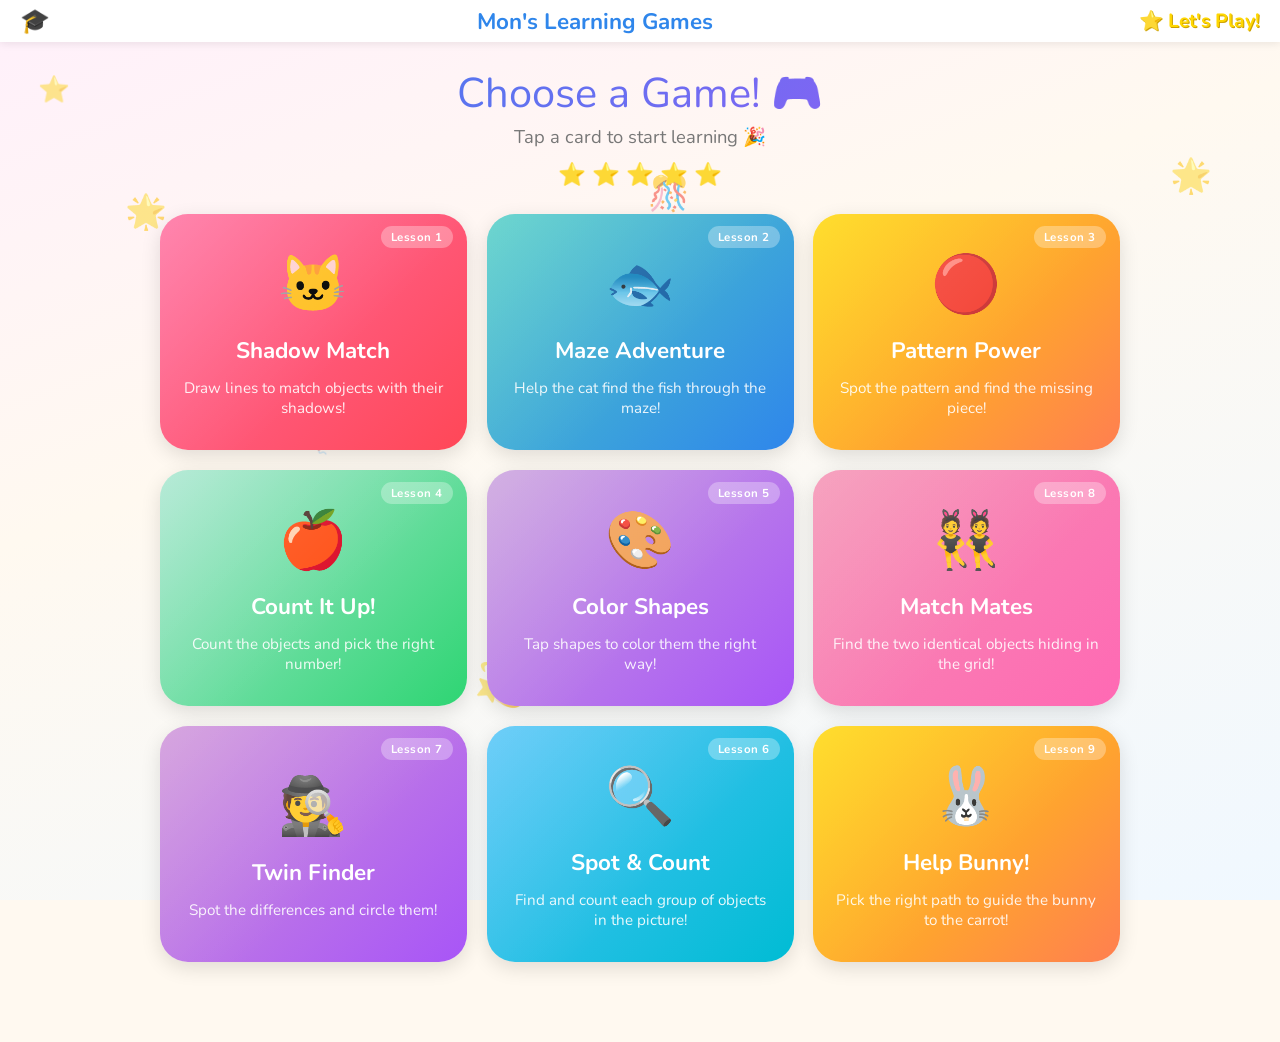
<file: index.html>
<!DOCTYPE html>
<html lang="en">
<head>
  <meta charset="UTF-8">
  <meta name="viewport" content="width=device-width, initial-scale=1.0, maximum-scale=1.0">
  <title>Mon's Learning Games 🌟</title>
  <meta name="description" content="Fun interactive learning games for kids — Shadow Matching, Mazes, Patterns, Counting and Shape Coloring!">
  <meta name="theme-color" content="#2F86EB">
  <meta name="apple-mobile-web-app-capable" content="yes">
  <meta name="apple-mobile-web-app-status-bar-style" content="default">
  <meta name="apple-mobile-web-app-title" content="Mon Games">
  <link rel="manifest" href="manifest.json">
  <link rel="icon" href="favicon.svg" type="image/svg+xml">
  <link rel="apple-touch-icon" href="favicon.svg">
  <link rel="stylesheet" href="style.css">
  <style>
    body {
      background: linear-gradient(160deg, #FFF0FB 0%, #FFF9F0 40%, #F0F8FF 100%);
      min-height: 100vh;
      position: relative;
    }
    #float-bg {
      position: fixed;
      inset: 0;
      pointer-events: none;
      overflow: hidden;
      z-index: 0;
    }
    .top-bar, .hero, .home-grid { position: relative; z-index: 1; }

    /* Hero */
    .hero {
      text-align: center;
      padding: 28px 20px 4px;
    }
    .hero-title {
      font-size: 2.6rem;
      background: linear-gradient(135deg, var(--color-blue), var(--color-purple));
      -webkit-background-clip: text;
      -webkit-text-fill-color: transparent;
      background-clip: text;
      line-height: 1.15;
    }
    .hero-sub {
      font-size: 1.15rem;
      color: #777;
      margin-top: 6px;
    }
    .hero-stars {
      display: inline-flex;
      align-items: center;
      gap: 6px;
      margin-top: 10px;
      font-size: 1.4rem;
      animation: bounce-in 0.6s ease both;
    }

    /* Cards */
    .home-grid {
      display: grid;
      grid-template-columns: repeat(auto-fill, minmax(260px, 1fr));
      gap: 20px;
      padding: 20px 20px 80px;
      max-width: 1000px;
      margin: 0 auto;
    }

    .lesson-card {
      position: relative;
      overflow: hidden;
      min-height: 190px;
    }

    /* Staggered card entrance */
    .lesson-card:nth-child(1) { animation: card-enter 0.4s ease 0.05s both; }
    .lesson-card:nth-child(2) { animation: card-enter 0.4s ease 0.12s both; }
    .lesson-card:nth-child(3) { animation: card-enter 0.4s ease 0.19s both; }
    .lesson-card:nth-child(4) { animation: card-enter 0.4s ease 0.26s both; }
    .lesson-card:nth-child(5) { animation: card-enter 0.4s ease 0.33s both; }
    .lesson-card:nth-child(6) { animation: card-enter 0.4s ease 0.40s both; }
    .lesson-card:nth-child(7) { animation: card-enter 0.4s ease 0.47s both; }
    .lesson-card:nth-child(8) { animation: card-enter 0.4s ease 0.54s both; }
    .lesson-card:nth-child(9) { animation: card-enter 0.4s ease 0.61s both; }

    @keyframes card-enter {
      from { opacity: 0; transform: translateY(22px) scale(0.96); }
      to   { opacity: 1; transform: translateY(0)   scale(1);    }
    }

    /* Sheen animation on cards */
    .lesson-card::after {
      content: '';
      position: absolute;
      inset: 0;
      background: linear-gradient(135deg, rgba(255,255,255,0.18) 0%, transparent 60%);
      pointer-events: none;
      border-radius: inherit;
    }

    /* Card colours */
    .card-1 { background: linear-gradient(135deg, #FF6B9D, #FF4757); }
    .card-2 { background: linear-gradient(135deg, #4ECDC4, #2F86EB); }
    .card-3 { background: linear-gradient(135deg, #FFD700, #FF7F50); }
    .card-4 { background: linear-gradient(135deg, #A8E6CF, #2ED573); }
    .card-5 { background: linear-gradient(135deg, #C9A0DC, #A855F7); }
    .card-6 { background: linear-gradient(135deg, #4FC3F7, #00BCD4); }
    .card-7 { background: linear-gradient(135deg, #CE93D8, #A855F7); }
    .card-8 { background: linear-gradient(135deg, #F48FB1, #FF69B4); }

    /* Badge on each card */
    .card-badge {
      position: absolute;
      top: 12px;
      right: 14px;
      background: rgba(255,255,255,0.3);
      border-radius: 50px;
      padding: 3px 10px;
      font-size: 0.72rem;
      font-weight: bold;
      color: #fff;
      letter-spacing: 0.5px;
    }

    @media (max-width: 600px) {
      .hero-title { font-size: 2rem; }
      .home-grid  { grid-template-columns: 1fr 1fr; gap: 12px; padding: 12px 12px 80px; }
      .lesson-card { min-height: 150px; padding: 18px 10px; }
      .lesson-card .emoji { font-size: 2.6rem; }
      .lesson-card h2 { font-size: 1.05rem; }
      .lesson-card p  { display: none; }
    }
  </style>
</head>
<body>
  <!-- Floating background emojis -->
  <div id="float-bg" aria-hidden="true"></div>

  <div class="top-bar">
    <span style="font-size:1.5rem;">🎓</span>
    <h1>Mon's Learning Games</h1>
    <div class="star-bar">⭐ Let's Play!</div>
  </div>

  <div class="hero">
    <div class="hero-title">Choose a Game! 🎮</div>
    <div class="hero-sub">Tap a card to start learning 🎉</div>
    <div class="hero-stars">⭐ ⭐ ⭐ ⭐ ⭐</div>
  </div>

  <div class="home-grid">
    <a class="lesson-card card-1" href="lesson1-shadow.html">
      <span class="card-badge">Lesson 1</span>
      <span class="emoji">🐱</span>
      <h2>Shadow Match</h2>
      <p>Draw lines to match objects with their shadows!</p>
    </a>
    <a class="lesson-card card-2" href="lesson2-maze.html">
      <span class="card-badge">Lesson 2</span>
      <span class="emoji">🐟</span>
      <h2>Maze Adventure</h2>
      <p>Help the cat find the fish through the maze!</p>
    </a>
    <a class="lesson-card card-3" href="lesson3-patterns.html">
      <span class="card-badge">Lesson 3</span>
      <span class="emoji">🔴</span>
      <h2>Pattern Power</h2>
      <p>Spot the pattern and find the missing piece!</p>
    </a>
    <a class="lesson-card card-4" href="lesson4-counting.html">
      <span class="card-badge">Lesson 4</span>
      <span class="emoji">🍎</span>
      <h2>Count It Up!</h2>
      <p>Count the objects and pick the right number!</p>
    </a>
    <a class="lesson-card card-5" href="lesson5-coloring.html">
      <span class="card-badge">Lesson 5</span>
      <span class="emoji">🎨</span>
      <h2>Color Shapes</h2>
      <p>Tap shapes to color them the right way!</p>
    </a>
    <a class="lesson-card card-8" href="lesson8-matchmates.html">
      <span class="card-badge">Lesson 8</span>
      <span class="emoji">👯</span>
      <h2>Match Mates</h2>
      <p>Find the two identical objects hiding in the grid!</p>
    </a>
    <a class="lesson-card card-7" href="lesson7-twinfinder.html">
      <span class="card-badge">Lesson 7</span>
      <span class="emoji">🕵️</span>
      <h2>Twin Finder</h2>
      <p>Spot the differences and circle them!</p>
    </a>
    <a class="lesson-card card-6" href="lesson6-spotcount.html">
      <span class="card-badge">Lesson 6</span>
      <span class="emoji">🔍</span>
      <h2>Spot &amp; Count</h2>
      <p>Find and count each group of objects in the picture!</p>
    </a>
    <a class="lesson-card" href="lesson9-bunny.html" style="background: linear-gradient(135deg, #FFD700, #FF7F50);">
      <span class="card-badge">Lesson 9</span>
      <span class="emoji">🐰</span>
      <h2>Help Bunny!</h2>
      <p>Pick the right path to guide the bunny to the carrot!</p>
    </a>
  </div>

  <script src="nav.js"></script>
  <script>
    // Spawn floating background emojis
    (function() {
      const bg = document.getElementById('float-bg');
      const items = ['⭐','🌟','✨','🎈','🎉','💫','🏆','🎊','❤️','🌈','🎶','🍀'];
      for (let i = 0; i < 14; i++) {
        const el = document.createElement('span');
        el.className = 'float-emoji';
        el.textContent = items[i % items.length];
        const left = 3 + (i * 6.8) % 93;
        const top  = 8 + (i * 13) % 80;
        const dur  = 3.5 + (i % 5) * 0.8;
        const delay = -(i * 0.55);
        el.style.cssText = `left:${left}%;top:${top}%;animation-duration:${dur}s;animation-delay:${delay}s;font-size:${1.6 + (i%3)*0.5}rem;`;
        bg.appendChild(el);
      }
    })();
  </script>
</body>
</html>
</file>
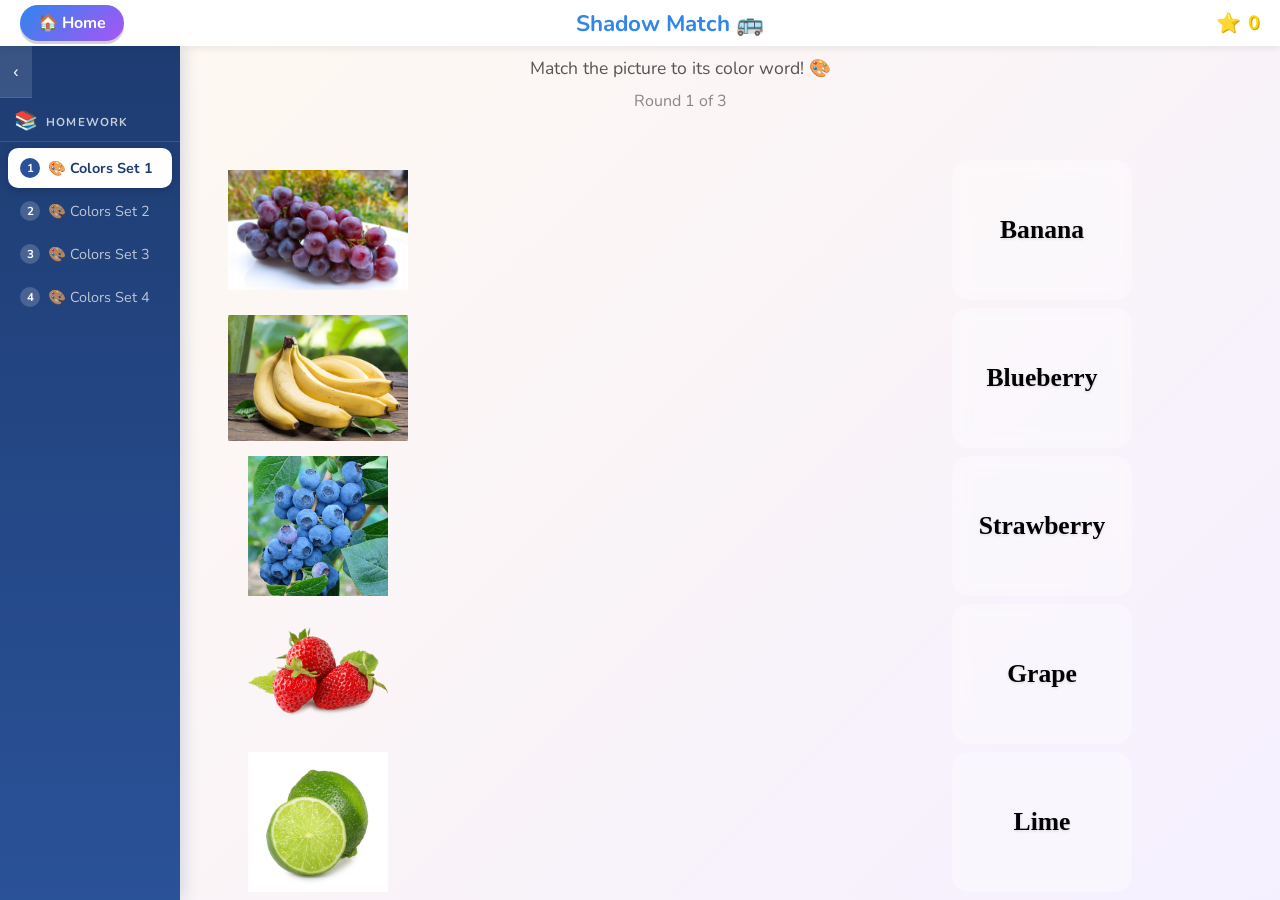
<file: lesson1-shadow.html>
<!DOCTYPE html>
<html lang="en">
<head>
  <meta charset="UTF-8">
  <meta name="viewport" content="width=device-width, initial-scale=1.0, maximum-scale=1.0">
  <title>Shadow Match 🚌</title>
  <meta name="description" content="Match each object to its shadow by drawing a line — a fun game for kids!">
  <meta name="theme-color" content="#2F86EB">
  <meta name="apple-mobile-web-app-capable" content="yes">
  <link rel="manifest" href="manifest.json">
  <link rel="icon" href="favicon.svg" type="image/svg+xml">
  <link rel="stylesheet" href="style.css">
  <script src="sounds.js"></script>
  <script src="sidebar.js"></script>
  <script src="nav.js"></script>
  <script src="assignments/lesson1.js"></script>
  <style>
    body { background: linear-gradient(135deg, #FFF9F0, #F5F0FF); }

    main {
      max-width: 960px;
      margin: 0 20px;
      padding: 10px 16px;
      display: flex;
      flex-direction: column;
      align-items: center;
      gap: 10px;
      height: 100%;
    }

    .instruction { font-size: 1.1rem; color: #555; text-align: center; }
    .round-label  { font-size: 1rem; color: #888; }

    .game-wrap {
      position: relative;
      width: 100%;
      flex: 1;
      display: flex;
      align-items: stretch;
      min-height: 0;
    }
    .col {
      flex: 1;
      display: flex;
      flex-direction: column;
      justify-content: normal;
      gap: 8px;
    }
    #col-objects {
      align-items: flex-start;
      padding: 8px 4px 8px 12px;
    }
    #col-shadows {
      align-items: flex-end;
      padding: 8px 12px 8px 4px;
    }
    .item-box {
      width: 180px;
      height: 140px;
      display: flex;
      align-items: center;
      justify-content: center;
      border-radius: 16px;
      border: none;
      background: transparent;
      position: relative;
      touch-action: none;
      transition: box-shadow 0.2s;
      flex-shrink: 0;
    }
    .item-box img {
      width: 100%;
      height: 100%;
      object-fit: contain;
      border-radius: 10px;
      display: block;
      pointer-events: none;
    }
    .object-item { cursor: grab; }
    .object-item:active { cursor: grabbing; }
    .item-box.highlight       { box-shadow: 0 0 0 4px rgba(47,134,235,0.35); }
    .item-box.matched-correct { box-shadow: 0 0 0 4px rgba(46,213,115,0.5); animation: flash-green 0.6s ease; }

    #line-canvas {
      position: absolute;
      inset: 0;
      width: 100%;
      height: 100%;
      pointer-events: none;
      z-index: 10;
    }
    .feedback { margin: 0; }
    .next-btn { display: none; }
    .next-btn.show { display: inline-flex; }

    /* Color-word right column items */
    .color-word-item {
      border-radius: 16px !important;
      background: rgba(255,255,255,0.35);
      backdrop-filter: blur(8px);
      -webkit-backdrop-filter: blur(8px);
    }
    .color-word-item span {
      font-size: 1.6rem;
      font-weight: bold;
      text-shadow: 0 1px 3px rgba(0,0,0,0.15);
      font-family: 'Comic Sans MS', 'Chalkboard SE', 'Arial Rounded MT Bold', cursive;
      text-transform: capitalize;
      pointer-events: none;
      user-select: none;
    }

    @media (max-width: 600px) { .item-box { width: 120px; height: 95px; } .color-word-item span { font-size: 1.2rem; } }
    @media (max-width: 400px) { .item-box { width: 95px; height: 75px; } .color-word-item span { font-size: 1rem; } }
  </style>
</head>
<body class="lesson-body">

<div class="top-bar">
  <button class="btn-home" onclick="location.href='index.html'">🏠 Home</button>
  <h1>Shadow Match 🚌</h1>
  <div class="star-bar">⭐ <span id="star-count">0</span></div>
</div>

<div class="app-layout">

  <!-- Sidebar -->
  <div class="sidebar" id="sidebar">
    <button class="sidebar-toggle" id="sidebar-toggle" onclick="toggleSidebar()">›</button>
    <div class="sidebar-inner">

      <div class="hw-list" id="hw-list"></div>
    </div>
  </div>

  <!-- Main content -->
  <div class="lesson-scroll no-scroll">
    <main>
      <div class="instruction">Drag a line from the picture to its shadow! 🖊️</div>
      <div class="round-label" id="round-label">Round 1 of 3</div>
      <div class="feedback" id="feedback"></div>

      <div class="game-wrap" id="game-wrap">
        <canvas id="line-canvas"></canvas>
        <div class="col" id="col-objects"></div>
        <div class="col" id="col-shadows"></div>
      </div>

      <button class="btn btn-blue next-btn" id="next-btn" onclick="nextRound()">Next ➡️</button>
    </main>
  </div>

</div><!-- end app-layout -->

<!-- Fireworks -->
<div id="fireworks-overlay">
  <div class="fw-msg" id="fw-msg">🎉 All matched! ⭐</div>
  <button class="btn btn-blue" onclick="restartGame()" style="font-size:1.2rem;padding:16px 32px;">
    Play Again 🔄
  </button>
</div>

<script>
// Assignments are loaded from assignments/lesson1.json
// Requires a local HTTP server (not file://)
let HOMEWORKS = [];

function imgPath(hw, name, isShadow) {
  return `${hw.folder}/${isShadow ? 's' : 'o'}${name}.png`;
}

const TOTAL_ROUNDS = 3;
let currentHW    = 0;
let currentRound = 0;
let stars        = 0;
let pairs        = [];
let shadowOrder  = [];
let matched      = {};
let totalMatched = 0;
let dragging     = false;
let dragFromId   = null;
let dragStart    = { x: 0, y: 0 };

const canvas = document.getElementById('line-canvas');
const ctx    = canvas.getContext('2d');

function shuffle(arr) { return [...arr].sort(() => Math.random() - 0.5); }

// ---- Sidebar ----
function loadHomework(idx) {
  currentHW    = idx;
  currentRound = 0;
  stars        = 0;
  saveProgress('lesson1', idx);
  document.getElementById('star-count').textContent = '0';
  document.getElementById('fireworks-overlay').classList.remove('show');
  renderSidebar(HOMEWORKS, currentHW, loadHomework);
  showRound();
}

// ---- Round logic ----
function showRound() {
  matched      = {};
  totalMatched = 0;
  dragging     = false;
  dragFromId   = null;

  const hw = HOMEWORKS[currentHW];
  const isColorWord = hw.type === 'color-word';

  // Normalise pairs: support both string IDs and {id, color, colorHex} objects
  pairs = shuffle(hw.pairs.map(p =>
    typeof p === 'string' ? { id: p, name: p } : { id: p.id, name: p.id, img: p.img, color: p.color, colorHex: p.colorHex }
  ));
  shadowOrder = shuffle(pairs.map(p => p.id));

  // Dynamic instruction
  document.querySelector('.instruction').textContent = isColorWord
    ? 'Match the picture to its color word! 🎨'
    : 'Drag a line from the picture to its shadow! 🖊️';

  document.getElementById('round-label').textContent =
    `Round ${currentRound + 1} of ${TOTAL_ROUNDS}`;
  document.getElementById('next-btn').classList.remove('show');
  clearFeedback();

  // Left column — always images
  const colObj = document.getElementById('col-objects');
  colObj.innerHTML = '';
  pairs.forEach(p => {
    const box = document.createElement('div');
    box.className = 'item-box object-item';
    box.id = 'obj-' + p.id;
    box.dataset.pairId = p.id;
    const img = document.createElement('img');
    img.src = isColorWord ? `${hw.folder}/${p.img}` : imgPath(hw, p.name, false);
    img.alt = p.name;
    img.draggable = false;
    box.appendChild(img);
    colObj.appendChild(box);
  });

  // Right column — shadow images OR color word labels
  const colSh = document.getElementById('col-shadows');
  colSh.innerHTML = '';
  shadowOrder.forEach(id => {
    const p = pairs.find(x => x.id === id);
    const box = document.createElement('div');
    box.id = 'shd-' + id;
    box.dataset.pairId = id;

    if (isColorWord) {
      box.className = 'item-box shadow-item color-word-item';
      const span = document.createElement('span');
      span.textContent = p.color || id;
      span.style.color = p.colorHex || '#333';
      box.appendChild(span);
    } else {
      box.className = 'item-box shadow-item';
      const img = document.createElement('img');
      img.src = imgPath(hw, p.name, true);
      img.alt = p.name + ' shadow';
      img.draggable = false;
      box.appendChild(img);
    }

    colSh.appendChild(box);
  });

  resizeCanvas();
  redrawLines();
}

// ---- Canvas helpers ----
function resizeCanvas() {
  const wrap = document.getElementById('game-wrap');
  canvas.width  = wrap.offsetWidth;
  canvas.height = wrap.offsetHeight;
}
function centerOf(el) {
  const wrapRect = document.getElementById('game-wrap').getBoundingClientRect();
  const r = el.getBoundingClientRect();
  return { x: r.left - wrapRect.left + r.width/2, y: r.top - wrapRect.top + r.height/2 };
}
function drawLine(s, e, color, width) {
  ctx.beginPath(); ctx.moveTo(s.x, s.y); ctx.lineTo(e.x, e.y);
  ctx.strokeStyle = color; ctx.lineWidth = width; ctx.lineCap = 'round'; ctx.stroke();
}
function redrawLines(tempStart, tempEnd) {
  ctx.clearRect(0, 0, canvas.width, canvas.height);
  Object.keys(matched).forEach(id => {
    const o = document.getElementById('obj-' + id);
    const s = document.getElementById('shd-' + id);
    if (o && s) drawLine(centerOf(o), centerOf(s), '#2ED573', 5);
  });
  if (tempStart && tempEnd) drawLine(tempStart, tempEnd, 'rgba(47,134,235,0.75)', 5);
}

// ---- Pointer events ----
const wrap = document.getElementById('game-wrap');

wrap.addEventListener('pointerdown', e => {
  const target = e.target.closest('.object-item');
  if (!target || matched[target.dataset.pairId]) return;
  SFX.click(); SFX.drag();
  dragging   = true;
  dragFromId = target.dataset.pairId;
  dragStart  = centerOf(target);
  target.classList.add('highlight');
  wrap.setPointerCapture(e.pointerId);
  e.preventDefault();
});

wrap.addEventListener('pointermove', e => {
  if (!dragging) return;
  const wRect = wrap.getBoundingClientRect();
  redrawLines(dragStart, { x: e.clientX - wRect.left, y: e.clientY - wRect.top });
  e.preventDefault();
});

wrap.addEventListener('pointerup', e => {
  if (!dragging) return;
  dragging = false;
  const fromEl = document.getElementById('obj-' + dragFromId);
  if (fromEl) fromEl.classList.remove('highlight');

  const x = e.clientX, y = e.clientY;
  let hitId = null;
  document.querySelectorAll('.shadow-item').forEach(el => {
    const r = el.getBoundingClientRect();
    if (x >= r.left && x <= r.right && y >= r.top && y <= r.bottom) hitId = el.dataset.pairId;
  });

  if (hitId === dragFromId) {
    SFX.correct();
    matched[dragFromId] = true;
    totalMatched++;
    document.getElementById('obj-' + dragFromId).classList.add('matched-correct');
    document.getElementById('shd-' + dragFromId).classList.add('matched-correct');
    stars++;
    document.getElementById('star-count').textContent = stars;
    showFeedback(randomCorrect(), 'correct');
    redrawLines();
    if (totalMatched === pairs.length) {
      setTimeout(() => {
        SFX.celebrate();
        document.getElementById('next-btn').classList.add('show');
        showFeedback('All matched! Amazing! 🌟', 'correct');
      }, 400);
    }
  } else if (hitId) {
    SFX.wrong();
    const toEl = document.getElementById('shd-' + hitId);
    redrawLines();
    drawLine(dragStart, centerOf(toEl), '#FF4757', 5);
    showFeedback(randomWrong(), 'wrong');
    setTimeout(() => { redrawLines(); clearFeedback(); }, 700);
  } else {
    redrawLines();
  }
  dragFromId = null;
});

// ---- Feedback ----
function showFeedback(msg, type) {
  const el = document.getElementById('feedback');
  el.textContent = msg;
  el.className = `feedback ${type} show`;
  if (type === 'wrong') setTimeout(() => el.classList.remove('show'), 1500);
}
function clearFeedback() {
  const el = document.getElementById('feedback');
  el.textContent = ''; el.className = 'feedback';
}

// ---- Navigation ----
function nextRound() {
  currentRound++;
  if (currentRound >= TOTAL_ROUNDS) {
    SFX.celebrate();
    document.getElementById('fw-msg').textContent = `🎉 You matched everything! ${stars} stars! 🌟`;
    document.getElementById('fireworks-overlay').classList.add('show');
    spawnFireworks();
  } else {
    showRound();
  }
}
function restartGame() {
  document.getElementById('fireworks-overlay').classList.remove('show');
  currentRound = 0; stars = 0;
  document.getElementById('star-count').textContent = '0';
  showRound();
}
window.addEventListener('resize', () => { resizeCanvas(); redrawLines(); });

// Init
HOMEWORKS = HOMEWORK_CONFIG;
loadHomework(getProgress('lesson1'));
</script>
</body>
</html>
</file>
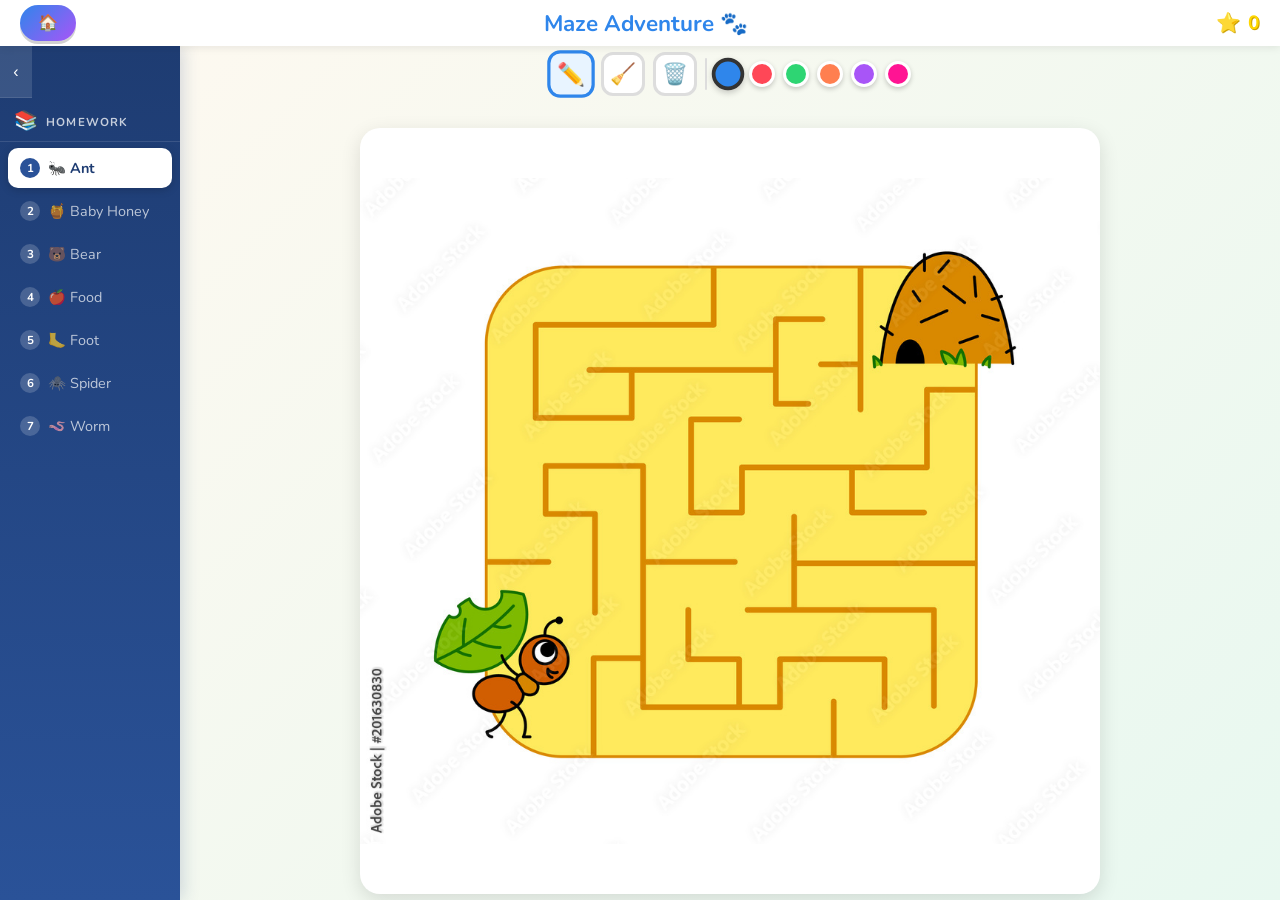
<file: lesson2-maze.html>
<!DOCTYPE html>
<html lang="en">
<head>
  <meta charset="UTF-8">
  <meta name="viewport" content="width=device-width, initial-scale=1.0, maximum-scale=1.0">
  <title>Maze Adventure 🐾</title>
  <meta name="description" content="Draw a path through the maze to help the animal reach its goal!">
  <meta name="theme-color" content="#2ED573">
  <meta name="apple-mobile-web-app-capable" content="yes">
  <link rel="manifest" href="manifest.json">
  <link rel="icon" href="favicon.svg" type="image/svg+xml">
  <link rel="stylesheet" href="style.css">
  <script src="sounds.js"></script>
  <script src="sidebar.js"></script>
  <script src="nav.js"></script>
  <script src="assignments/lesson2.js"></script>
  <style>
    body { background: linear-gradient(135deg, #FFF9F0, #E8F8F0); }

    main {
      flex: 1;
      display: flex;
      flex-direction: column;
      align-items: center;
      padding: 6px 12px;
      gap: 6px;
      overflow: hidden;
      min-height: 0;
    }

    /* Compact toolbar: tool buttons + color dots in one row */
    .toolbar {
      display: flex;
      align-items: center;
      gap: 8px;
      flex-wrap: nowrap;
      justify-content: center;
    }

    .tool-btn {
      width: 44px;
      height: 44px;
      border: 3px solid #ddd;
      border-radius: 12px;
      background: #fff;
      font-size: 1.3rem;
      cursor: pointer;
      touch-action: manipulation;
      transition: border-color 0.12s, background 0.12s, transform 0.1s;
      display: flex;
      align-items: center;
      justify-content: center;
      padding: 0;
    }
    .tool-btn.active {
      border-color: var(--color-blue);
      background: #E8F4FF;
      transform: scale(1.08);
    }
    .tool-btn:active { transform: scale(0.92); }

    /* Divider between tool buttons and color dots */
    .toolbar-divider {
      width: 2px;
      height: 32px;
      background: #ddd;
      border-radius: 2px;
      flex-shrink: 0;
    }

    /* Color dots */
    .color-dot {
      width: 26px;
      height: 26px;
      border-radius: 50%;
      border: 3px solid #fff;
      cursor: pointer;
      box-shadow: 0 2px 5px rgba(0,0,0,0.2);
      touch-action: manipulation;
      transition: transform 0.1s;
      flex-shrink: 0;
    }
    .color-dot.active { border-color: #333; transform: scale(1.25); }
    .color-dot:active  { transform: scale(0.9); }

    .feedback { margin: 0; }

    /* Maze container — image + canvas stacked */
    .maze-wrap {
      position: relative;
      flex: 1;
      min-height: 0;
      width: 100%;
      max-width: 740px;
      border-radius: 20px;
      overflow: hidden;
      box-shadow: var(--shadow);
      background: #fff;
      touch-action: none;
    }

    /* The maze image fills the container */
    #maze-img {
      position: absolute;
      inset: 0;
      width: 100%;
      height: 100%;
      object-fit: contain;
      object-position: center;
      display: block;
      pointer-events: none;
    }

    /* Drawing canvas sits exactly on top */
    #draw-canvas {
      position: absolute;
      inset: 0;
      width: 100%;
      height: 100%;
      cursor: crosshair;
      touch-action: none;
    }
  </style>
</head>
<body class="lesson-body">

<div class="top-bar">
  <button class="btn-home" onclick="location.href='index.html'">🏠</button>
  <h1>Maze Adventure 🐾</h1>
  <div class="star-bar">⭐ <span id="star-count">0</span></div>
</div>

<div class="app-layout">

  <!-- Sidebar -->
  <div class="sidebar" id="sidebar">
    <button class="sidebar-toggle" id="sidebar-toggle" onclick="toggleSidebar()">›</button>
    <div class="sidebar-inner">

      <div class="hw-list" id="hw-list"></div>
    </div>
  </div>

  <!-- Main content -->
  <div class="lesson-scroll no-scroll">
    <main>
      <div class="toolbar">
        <button class="tool-btn active" id="btn-pencil" onclick="setTool('pencil')" title="Draw">✏️</button>
        <button class="tool-btn"        id="btn-eraser" onclick="setTool('eraser')" title="Erase">🧹</button>
        <button class="tool-btn"                        onclick="clearDrawing()"    title="Clear">🗑️</button>
        <div class="toolbar-divider"></div>
        <div class="color-dot active" style="background:#2F86EB" data-color="#2F86EB" onclick="setColor(this)"></div>
        <div class="color-dot"        style="background:#FF4757" data-color="#FF4757" onclick="setColor(this)"></div>
        <div class="color-dot"        style="background:#2ED573" data-color="#2ED573" onclick="setColor(this)"></div>
        <div class="color-dot"        style="background:#FF7F50" data-color="#FF7F50" onclick="setColor(this)"></div>
        <div class="color-dot"        style="background:#A855F7" data-color="#A855F7" onclick="setColor(this)"></div>
        <div class="color-dot"        style="background:#FF1493" data-color="#FF1493" onclick="setColor(this)"></div>
      </div>

      <div class="feedback" id="feedback"></div>

      <div class="maze-wrap" id="maze-wrap">
        <img id="maze-img" src="assets/lesson2/animal_maze.png" alt="Maze">
        <canvas id="draw-canvas"></canvas>
      </div>
    </main>
  </div>

</div><!-- end app-layout -->

<script>
// Assignments are loaded from assignments/lesson2.json
// Requires a local HTTP server (not file://)
let HOMEWORKS = [];

let currentHW = 0;

function loadHomework(idx) {
  currentHW = idx;
  saveProgress('lesson2', idx);
  renderSidebar(HOMEWORKS, currentHW, loadHomework);
  document.getElementById('maze-img').src = HOMEWORKS[idx].image;
  clearDrawing();
}

// ---- Canvas drawing ----
const drawCanvas = document.getElementById('draw-canvas');
const ctx = drawCanvas.getContext('2d');

let tool      = 'pencil';
let drawColor = '#2F86EB';
let drawSize  = 6;
let isDrawing = false;
let lastX = 0, lastY = 0;
let drawSoundTimer = 0;

function resizeCanvas() {
  const wrap = document.getElementById('maze-wrap');
  const dpr  = window.devicePixelRatio || 1;
  const cssW = wrap.clientWidth;
  const cssH = wrap.clientHeight;
  if (!cssW || !cssH) return;
  drawCanvas.width  = Math.round(cssW * dpr);
  drawCanvas.height = Math.round(cssH * dpr);
  // Scale context so all drawing coordinates stay in CSS-pixel space
  ctx.setTransform(dpr, 0, 0, dpr, 0, 0);
}

function getPos(e) {
  const rect = drawCanvas.getBoundingClientRect();
  return {
    x: e.clientX - rect.left,
    y: e.clientY - rect.top,
  };
}

drawCanvas.addEventListener('pointerdown', e => {
  isDrawing = true;
  SFX.click();
  const pos = getPos(e);
  lastX = pos.x;
  lastY = pos.y;
  paint(pos.x, pos.y, pos.x, pos.y);
  drawCanvas.setPointerCapture(e.pointerId);
  e.preventDefault();
});

drawCanvas.addEventListener('pointermove', e => {
  if (!isDrawing) return;
  const pos = getPos(e);
  paint(lastX, lastY, pos.x, pos.y);
  lastX = pos.x;
  lastY = pos.y;
  const now = Date.now();
  if (now - drawSoundTimer > 80) { SFX.draw(); drawSoundTimer = now; }
  e.preventDefault();
});

drawCanvas.addEventListener('pointerup',     () => { isDrawing = false; });
drawCanvas.addEventListener('pointercancel', () => { isDrawing = false; });

function paint(x1, y1, x2, y2) {
  ctx.beginPath();
  ctx.moveTo(x1, y1);
  ctx.lineTo(x2, y2);

  if (tool === 'eraser') {
    ctx.globalCompositeOperation = 'destination-out';
    ctx.strokeStyle = 'rgba(0,0,0,1)';
    ctx.lineWidth   = 28;
  } else {
    ctx.globalCompositeOperation = 'source-over';
    ctx.strokeStyle = drawColor;
    ctx.lineWidth   = drawSize;
  }

  ctx.lineCap  = 'round';
  ctx.lineJoin = 'round';
  ctx.stroke();
}

function setTool(t) {
  tool = t;
  SFX.click();
  document.getElementById('btn-pencil').classList.toggle('active', t === 'pencil');
  document.getElementById('btn-eraser').classList.toggle('active', t === 'eraser');
}

function setColor(el) {
  drawColor = el.dataset.color;
  SFX.select();
  document.querySelectorAll('.color-dot').forEach(d => d.classList.remove('active'));
  el.classList.add('active');
  setTool('pencil');
}

function clearDrawing() {
  SFX.click();
  ctx.clearRect(0, 0, drawCanvas.width, drawCanvas.height);
}

// Resize when window resizes or sidebar opens/closes (ResizeObserver handles both)
if (typeof ResizeObserver !== 'undefined') {
  new ResizeObserver(() => requestAnimationFrame(resizeCanvas))
    .observe(document.getElementById('maze-wrap'));
} else {
  window.addEventListener('resize', resizeCanvas);
}
window.addEventListener('load', () => requestAnimationFrame(resizeCanvas));

// Init
HOMEWORKS = HOMEWORK_CONFIG;
loadHomework(getProgress('lesson2'));
</script>
</body>
</html>
</file>
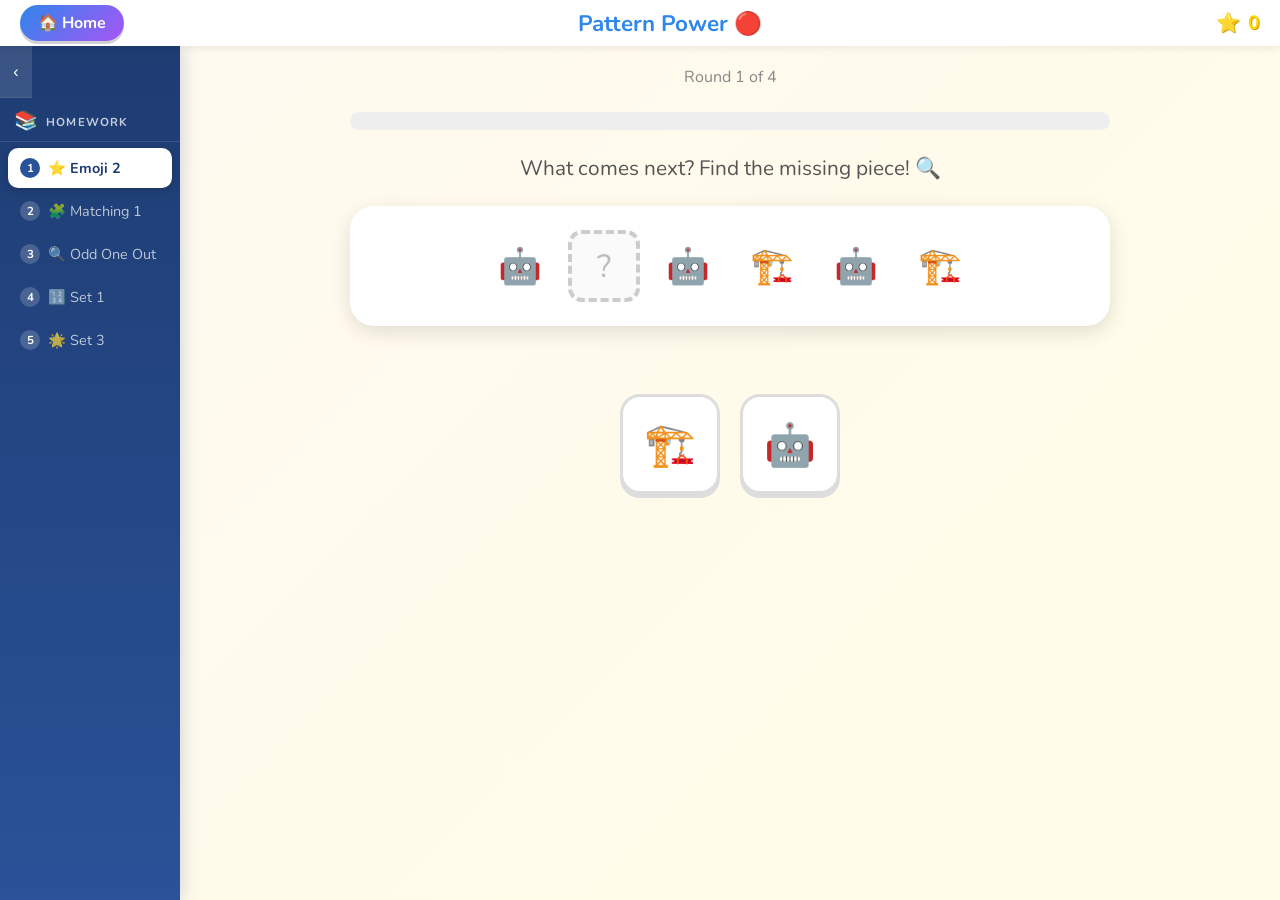
<file: lesson3-patterns.html>
<!DOCTYPE html>
<html lang="en">
<head>
  <meta charset="UTF-8">
  <meta name="viewport" content="width=device-width, initial-scale=1.0, maximum-scale=1.0">
  <title>Pattern Power 🔴</title>
  <meta name="description" content="Spot the pattern and tap the missing piece — a pattern recognition game for kids!">
  <meta name="theme-color" content="#FFD700">
  <meta name="apple-mobile-web-app-capable" content="yes">
  <link rel="manifest" href="manifest.json">
  <link rel="icon" href="favicon.svg" type="image/svg+xml">
  <link rel="stylesheet" href="style.css">
  <script src="sounds.js"></script>
  <script src="sidebar.js"></script>
  <script src="nav.js"></script>
  <script src="assignments/lesson3.js"></script>
  <style>
    body { background: linear-gradient(135deg, #FFF9F0, #FFFDE7); }

    main {
      max-width: 800px;
      margin: 0 auto;
      padding: 20px;
      display: flex;
      flex-direction: column;
      align-items: center;
      gap: 24px;
    }

    .instruction {
      font-size: 1.3rem;
      color: #555;
      text-align: center;
    }

    /* Pattern Row */
    .pattern-row {
      display: flex;
      flex-wrap: wrap;
      align-items: center;
      justify-content: center;
      gap: 12px;
      background: #fff;
      border-radius: 24px;
      box-shadow: var(--shadow);
      min-height: 120px;
      width: 100%;
    }

    .shape-item {
      width: 72px;
      height: 72px;
      display: flex;
      align-items: center;
      justify-content: center;
      font-size: 2.2rem;
    }

    .missing-slot {
      width: 72px;
      height: 72px;
      border: 4px dashed #ccc;
      border-radius: 14px;
      display: flex;
      align-items: center;
      justify-content: center;
      font-size: 2rem;
      color: #bbb;
      background: #fafafa;
    }

    /* Choices */
    .choices {
      display: flex;
      gap: 20px;
      flex-wrap: wrap;
      justify-content: center;
    }

    .choice-btn {
      width: 100px;
      height: 100px;
      background: #fff;
      border: 3px solid #ddd;
      border-radius: 20px;
      display: flex;
      align-items: center;
      justify-content: center;
      font-size: 2.6rem;
      cursor: pointer;
      touch-action: manipulation;
      transition: transform 0.12s, border-color 0.12s, box-shadow 0.12s;
      box-shadow: 0 4px 0 #ddd;
    }
    .choice-btn:active, .choice-btn:hover {
      transform: scale(1.08);
      border-color: var(--color-blue);
      box-shadow: 0 4px 0 var(--color-blue);
    }
    .choice-btn.correct-pick {
      border-color: var(--color-green);
      background: #d4ffd4;
      animation: flash-green 0.6s ease;
    }
    .choice-btn.wrong-pick {
      border-color: var(--color-red);
      background: #ffe0e0;
      animation: shake 0.5s ease;
    }

    .feedback { margin: 0; }

    /* Progress */
    .progress-bar-wrap {
      width: 100%;
      background: #eee;
      border-radius: 20px;
      height: 18px;
      overflow: hidden;
    }
    .progress-bar-fill {
      height: 100%;
      background: linear-gradient(90deg, var(--color-green), var(--color-blue));
      border-radius: 20px;
      transition: width 0.4s ease;
    }

    .round-label {
      font-size: 1rem;
      color: #888;
    }

    .next-btn { display: none; }
    .next-btn.show { display: inline-flex; }

    /* Image-based pattern row — image + ? slot side by side */
    .pattern-row.img-mode {
      flex-wrap: nowrap;
      align-items: center;
      gap: 16px;
      padding: 16px;
    }
    .pattern-img {
      flex: 1;
      min-width: 0;
      max-height: 260px;
      object-fit: contain;
      border-radius: 12px;
      display: block;
    }
    .missing-slot.img-slot {
      width: 110px;
      height: 110px;
      flex-shrink: 0;
      font-size: 2.4rem;
      border-radius: 18px;
    }
    .missing-slot.img-slot img {
      width: 100%;
      height: 100%;
      object-fit: contain;
      border-radius: 14px;
    }
    @media (max-width: 500px) {
      .missing-slot.img-slot { width: 72px; height: 72px; font-size: 1.8rem; }
    }

    /* Larger choice buttons for images */
    .choice-btn.img-choice {
      width: 140px;
      height: 140px;
      padding: 6px;
      font-size: 1rem;
    }
    .choice-btn.img-choice img {
      width: 100%;
      height: 100%;
      object-fit: contain;
      border-radius: 12px;
      pointer-events: none;
    }
    @media (max-width: 500px) {
      .choice-btn.img-choice { width: 100px; height: 100px; }
    }

    /* Half-image matching mode */
    .pattern-row.matching-mode {
      position: relative;
      flex-direction: row;
      flex-wrap: nowrap;
      align-items: center;
      padding: 20px;
      gap: 28px;
      min-height: 320px;
    }
    .main-half-img {
      flex: 1;
      min-width: 0;
      max-height: 320px;
      object-fit: contain;
      border-radius: 18px;
      display: block;
      box-shadow: 0 8px 28px rgba(0,0,0,0.14);
      cursor: grab;
      position: relative;
      z-index: 2;
    }
    .main-half-img:active { cursor: grabbing; }

    /* Choice column as one rounded card */
    .match-choices-col {
      display: flex;
      flex-direction: column;
      flex-shrink: 0;
      border-radius: 20px;
      overflow: hidden;
      box-shadow: 0 6px 20px rgba(0,0,0,0.10);
      background: #fff;
      position: relative;
      z-index: 2;
    }
    .choice-btn.match-choice {
      width: 165px;
      height: 115px;
      padding: 8px 10px;
      border: none;
      border-bottom: 2px solid #f0f0f0;
      border-radius: 0;
      background: transparent;
      box-shadow: none;
      cursor: pointer;
      touch-action: manipulation;
      transition: background 0.15s;
    }
    .choice-btn.match-choice:last-child { border-bottom: none; }
    .choice-btn.match-choice:hover     { background: #f0f5ff; }
    .choice-btn.match-choice img {
      width: 100%;
      height: 100%;
      object-fit: contain;
      border-radius: 10px;
      pointer-events: none;
      display: block;
    }
    .choice-btn.match-choice.correct-pick { background: #d4ffd4; }
    .choice-btn.match-choice.wrong-pick   { background: #ffe0e0; }

    /* Canvas for drag-line drawing */
    #match-canvas {
      position: absolute;
      inset: 0;
      width: 100%;
      height: 100%;
      pointer-events: none;
      z-index: 5;
      border-radius: inherit;
    }

    @media (max-width: 540px) {
      .pattern-row.matching-mode { flex-direction: column; gap: 16px; padding: 14px; }
      .main-half-img { max-height: 200px; }
      .match-choices-col { flex-direction: row; border-radius: 16px; }
      .choice-btn.match-choice { width: 90px; height: 80px; border-bottom: none; border-right: 2px solid #f0f0f0; }
      .choice-btn.match-choice:last-child { border-right: none; }
    }

    /* Odd one out mode — 4 images in one row */
    .pattern-row.odd-out-mode {
      flex-direction: row;
      flex-wrap: nowrap;
      align-items: stretch;
      justify-content: center;
      gap: 10px;
      padding: 10px;
      min-height: 260px;
    }
    .choice-btn.odd-choice {
      flex: 1;
      min-width: 0;
      padding: 6px;
      border-radius: 18px;
      border: 3px solid #eee;
      background: #fff;
      box-shadow: 0 4px 14px rgba(0,0,0,0.08);
      cursor: pointer;
      touch-action: manipulation;
      transition: transform 0.12s, border-color 0.12s, box-shadow 0.12s;
      display: flex;
      align-items: center;
      justify-content: center;
    }
    .choice-btn.odd-choice:hover {
      transform: scale(1.05);
      border-color: var(--color-blue);
      box-shadow: 0 6px 18px rgba(47,134,235,0.2);
    }
    .choice-btn.odd-choice img {
      width: 100%;
      height: 100%;
      object-fit: contain;
      border-radius: 12px;
      pointer-events: none;
      display: block;
    }
    .choice-btn.odd-choice.correct-pick {
      border-color: var(--color-green);
      background: #d4ffd4;
      box-shadow: 0 0 0 4px rgba(46,213,115,0.3);
    }
    .choice-btn.odd-choice.wrong-pick {
      border-color: var(--color-red);
      background: #ffe0e0;
    }
    @media (max-width: 540px) {
      .pattern-row.odd-out-mode { gap: 8px; padding: 12px; }
      .choice-btn.odd-choice { border-radius: 12px; padding: 4px; }
    }
  </style>
</head>
<body class="lesson-body">

<div class="top-bar">
  <button class="btn-home" onclick="location.href='index.html'">🏠 Home</button>
  <h1>Pattern Power 🔴</h1>
  <div class="star-bar">⭐ <span id="star-count">0</span></div>
</div>

<div class="app-layout">

  <!-- Sidebar -->
  <div class="sidebar" id="sidebar">
    <button class="sidebar-toggle" id="sidebar-toggle" onclick="toggleSidebar()">›</button>
    <div class="sidebar-inner">

      <div class="hw-list" id="hw-list"></div>
    </div>
  </div>

  <!-- Main content -->
  <div class="lesson-scroll">
    <main>
      <div class="round-label" id="round-label">Round 1 of 3</div>
      <div class="progress-bar-wrap">
        <div class="progress-bar-fill" id="progress-bar" style="width:0%"></div>
      </div>

      <div class="instruction" id="instruction">What comes next? Find the missing piece! 🔍</div>

      <div class="pattern-row" id="pattern-row"></div>

      <div class="feedback" id="feedback"></div>

      <div class="choices" id="choices"></div>

      <button class="btn btn-blue next-btn" id="next-btn" onclick="nextRound()">Next ➡️</button>
    </main>
  </div>

</div><!-- end app-layout -->

<!-- Fireworks overlay -->
<div id="fireworks-overlay">
  <div class="fw-msg" id="fw-msg">🎉 Amazing! You finished! 🌟</div>
  <button class="btn btn-blue" onclick="restartGame()" style="font-size:1.2rem;padding:16px 32px;">
    Play Again 🔄
  </button>
</div>

<script>
// Assignments are loaded from assignments/lesson3.json
// Requires a local HTTP server (not file://)
let HOMEWORKS = [];

let currentHW    = 0;
let currentRound = 0;
let stars        = 0;
let answered     = false;
let activeRounds = [];
let matchDragAbort = null;   // AbortController for matching drag listeners

// ---- Matching drag-line mechanic ----
function setupMatchingDrag(row, round) {
  if (matchDragAbort) matchDragAbort.abort();
  matchDragAbort = new AbortController();
  const sig = matchDragAbort.signal;

  const canvas = document.getElementById('match-canvas');
  if (!canvas) return;
  const ctx = canvas.getContext('2d');

  let dragging  = false;
  let dragStart = null;

  function resize() {
    canvas.width  = row.offsetWidth;
    canvas.height = row.offsetHeight;
  }
  resize();

  function rowPos(e) {
    const r = row.getBoundingClientRect();
    return { x: e.clientX - r.left, y: e.clientY - r.top };
  }
  function centerOf(el) {
    const rr = row.getBoundingClientRect();
    const er = el.getBoundingClientRect();
    return { x: er.left - rr.left + er.width / 2, y: er.top - rr.top + er.height / 2 };
  }
  function line(a, b, color, dash) {
    ctx.beginPath();
    ctx.moveTo(a.x, a.y);
    ctx.lineTo(b.x, b.y);
    ctx.strokeStyle = color;
    ctx.lineWidth   = 5;
    ctx.lineCap     = 'round';
    ctx.setLineDash(dash || []);
    ctx.stroke();
    ctx.setLineDash([]);
  }

  row.addEventListener('pointerdown', e => {
    if (answered) return;
    const mainImg = row.querySelector('.main-half-img');
    const r = mainImg.getBoundingClientRect();
    if (e.clientX < r.left || e.clientX > r.right ||
        e.clientY < r.top  || e.clientY > r.bottom) return;
    dragging  = true;
    dragStart = centerOf(mainImg);
    row.setPointerCapture(e.pointerId);
    SFX.click();
    e.preventDefault();
  }, { signal: sig });

  row.addEventListener('pointermove', e => {
    if (!dragging) return;
    ctx.clearRect(0, 0, canvas.width, canvas.height);
    line(dragStart, rowPos(e), 'rgba(47,134,235,0.6)', [10, 6]);
    e.preventDefault();
  }, { signal: sig });

  row.addEventListener('pointerup', e => {
    if (!dragging) return;
    dragging = false;
    ctx.clearRect(0, 0, canvas.width, canvas.height);

    let hitBtn = null;
    row.querySelectorAll('.choice-btn.match-choice').forEach(btn => {
      const r = btn.getBoundingClientRect();
      if (e.clientX >= r.left && e.clientX <= r.right &&
          e.clientY >= r.top  && e.clientY <= r.bottom) hitBtn = btn;
    });
    if (!hitBtn) return;

    const src       = hitBtn.getAttribute('data-value');
    const isCorrect = src === round.answer;
    const mainImg   = row.querySelector('.main-half-img');
    const color     = isCorrect ? '#2ED573' : '#FF4757';
    line(centerOf(mainImg), centerOf(hitBtn), color);

    if (!isCorrect) setTimeout(() => ctx.clearRect(0, 0, canvas.width, canvas.height), 700);

    handleChoice(src, hitBtn);
  }, { signal: sig });

  window.addEventListener('resize', resize, { signal: sig });
}

function loadHomework(idx) {
  currentHW    = idx;
  currentRound = 0;
  stars        = 0;
  answered     = false;
  activeRounds = HOMEWORKS[idx].rounds;
  saveProgress('lesson3', idx);
  document.getElementById('star-count').textContent = '0';
  document.getElementById('fireworks-overlay').classList.remove('show');
  renderSidebar(HOMEWORKS, currentHW, loadHomework);
  showRound();
}

function showRound() {
  answered = false;
  const hw    = HOMEWORKS[currentHW];
  const round = activeRounds[currentRound];
  document.getElementById('round-label').textContent = `Round ${currentRound + 1} of ${activeRounds.length}`;
  document.getElementById('progress-bar').style.width = `${(currentRound / activeRounds.length) * 100}%`;
  document.getElementById('next-btn').classList.remove('show');

  const row       = document.getElementById('pattern-row');
  const choicesEl = document.getElementById('choices');
  row.innerHTML       = '';
  row.classList.remove('img-mode', 'matching-mode', 'odd-out-mode');
  choicesEl.innerHTML = '';

  // Update instruction text based on homework type
  const instr = document.getElementById('instruction');
  if (hw.isOddOneOut)     instr.textContent = "Which one doesn't belong? Tap the odd one out! 🤔";
  else if (hw.isMatchingHalf) instr.textContent = "Drag a line from the picture to its matching half! ✏️";
  else                    instr.textContent = "What comes next? Find the missing piece! 🔍";

  if (hw.isOddOneOut) {
    // ---- Odd one out: 4 images in a row, tap the one that doesn't belong ----
    row.classList.add('odd-out-mode');
    const shuffled = [...round.images].sort(() => Math.random() - 0.5);
    shuffled.forEach(src => {
      const btn = document.createElement('button');
      btn.className = 'choice-btn odd-choice';
      btn.setAttribute('data-value', src);
      const img = document.createElement('img');
      img.src = src;
      img.alt = 'item';
      btn.appendChild(img);
      btn.addEventListener('pointerdown', () => handleChoice(src, btn));
      row.appendChild(btn);
    });

  } else if (hw.isMatchingHalf) {
    // ---- Half-image matching: drag line from main image to a choice ----
    row.classList.add('matching-mode');

    const mainImg = document.createElement('img');
    mainImg.src       = round.mainImage;
    mainImg.className = 'main-half-img';
    mainImg.alt       = 'Drag from here';
    row.appendChild(mainImg);

    const col = document.createElement('div');
    col.className = 'match-choices-col';
    const shuffled = [...round.choices].sort(() => Math.random() - 0.5);
    shuffled.forEach(src => {
      const btn = document.createElement('button');
      btn.className = 'choice-btn match-choice';
      btn.setAttribute('data-value', src);
      const cImg = document.createElement('img');
      cImg.src = src;
      cImg.alt = 'choice';
      btn.appendChild(cImg);
      col.appendChild(btn);
    });
    row.appendChild(col);

    // Canvas for drag-line drawing (sits above content, pointer-events: none)
    const canvas = document.createElement('canvas');
    canvas.id = 'match-canvas';
    row.appendChild(canvas);

    setTimeout(() => setupMatchingDrag(row, round), 60);

  } else if (hw.isLoadFromImage) {
    // ---- Image-based round ----
    row.classList.add('img-mode');

    const img = document.createElement('img');
    img.src       = round.patternImage;
    img.className = 'pattern-img';
    img.alt       = 'Pattern';
    row.appendChild(img);

    const slot = document.createElement('div');
    slot.className   = 'missing-slot img-slot';
    slot.textContent = '?';
    slot.id          = 'missing-slot';
    row.appendChild(slot);

    const shuffled = [...round.choices].sort(() => Math.random() - 0.5);
    shuffled.forEach(src => {
      const btn = document.createElement('button');
      btn.className = 'choice-btn img-choice';
      btn.setAttribute('data-value', src);
      const cImg = document.createElement('img');
      cImg.src = src;
      cImg.alt = 'choice';
      btn.appendChild(cImg);
      btn.addEventListener('pointerdown', () => handleChoice(src, btn));
      choicesEl.appendChild(btn);
    });

  } else {
    // ---- Emoji-based round ----
    round.pattern.forEach(sym => {
      if (sym === '?') {
        const slot = document.createElement('div');
        slot.className   = 'missing-slot';
        slot.textContent = '?';
        slot.id          = 'missing-slot';
        row.appendChild(slot);
      } else {
        const item = document.createElement('div');
        item.className   = 'shape-item';
        item.textContent = sym;
        row.appendChild(item);
      }
    });

    const shuffled = [...round.choices].sort(() => Math.random() - 0.5);
    shuffled.forEach(sym => {
      const btn = document.createElement('button');
      btn.className = 'choice-btn';
      btn.textContent = sym;
      btn.setAttribute('data-value', sym);
      btn.addEventListener('pointerdown', () => handleChoice(sym, btn));
      choicesEl.appendChild(btn);
    });
  }

  clearFeedback();
}

function handleChoice(sym, btn) {
  if (answered) return;
  answered = true;
  SFX.click();

  const hw    = HOMEWORKS[currentHW];
  const round = activeRounds[currentRound];

  if (sym === round.answer) {
    SFX.correct();
    btn.classList.add('correct-pick');

    // Fill the missing slot (only for emoji/image pattern modes)
    if (!hw.isMatchingHalf && !hw.isOddOneOut) {
      const slot = document.getElementById('missing-slot');
      slot.style.border     = '4px solid var(--color-green)';
      slot.style.background = '#d4ffd4';
      if (hw.isLoadFromImage) {
        slot.textContent = '';
        const ansImg = document.createElement('img');
        ansImg.src = sym;
        slot.appendChild(ansImg);
      } else {
        slot.textContent = sym;
      }
    }

    stars++;
    document.getElementById('star-count').textContent = stars;
    showFeedback(randomCorrect(), 'correct');
    document.getElementById('next-btn').classList.add('show');
  } else {
    SFX.wrong();
    btn.classList.add('wrong-pick');
    showFeedback(randomWrong(), 'wrong');
    setTimeout(() => {
      btn.classList.remove('wrong-pick');
      btn.disabled      = true;
      btn.style.opacity = '0.4';
      answered = false;
    }, 700);
  }
}

function showFeedback(msg, type) {
  const el = document.getElementById('feedback');
  el.textContent = msg;
  el.className = `feedback ${type} show`;
  if (type === 'correct') return;
  setTimeout(() => { el.classList.remove('show'); }, 1500);
}

function clearFeedback() {
  const el = document.getElementById('feedback');
  el.textContent = '';
  el.className = 'feedback';
}

function nextRound() {
  currentRound++;
  if (currentRound >= activeRounds.length) {
    showFireworks();
  } else {
    showRound();
  }
}

function showFireworks() {
  SFX.celebrate();
  document.getElementById('progress-bar').style.width = '100%';
  const overlay = document.getElementById('fireworks-overlay');
  overlay.classList.add('show');
  document.getElementById('fw-msg').textContent = `🎉 You got ${stars} stars! Amazing! 🌟`;
  spawnFireworks();
}

// spawnFireworks is provided globally by nav.js

function restartGame() {
  document.getElementById('fireworks-overlay').classList.remove('show');
  loadHomework(currentHW);
}

// Init
HOMEWORKS = HOMEWORK_CONFIG;
loadHomework(getProgress('lesson3'));
</script>
</body>
</html>
</file>
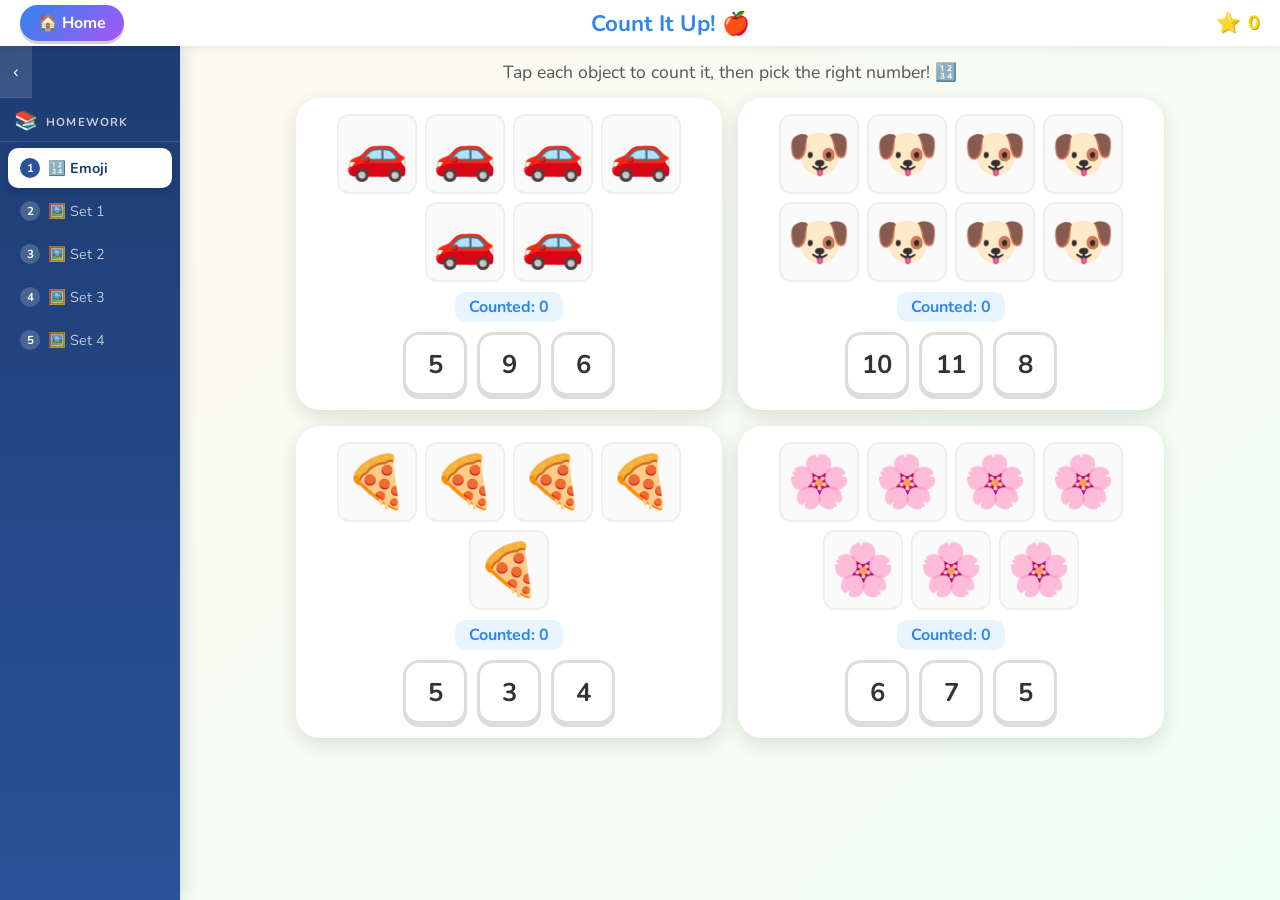
<file: lesson4-counting.html>
<!DOCTYPE html>
<html lang="en">
<head>
  <meta charset="UTF-8">
  <meta name="viewport" content="width=device-width, initial-scale=1.0, maximum-scale=1.0">
  <title>Count It Up! 🍎</title>
  <meta name="description" content="Count the objects and pick the right number — a fun counting game for kids!">
  <meta name="theme-color" content="#2ED573">
  <meta name="apple-mobile-web-app-capable" content="yes">
  <link rel="manifest" href="manifest.json">
  <link rel="icon" href="favicon.svg" type="image/svg+xml">
  <link rel="stylesheet" href="style.css">
  <script src="sounds.js"></script>
  <script src="sidebar.js"></script>
  <script src="nav.js"></script>
  <script src="assignments/lesson4.js"></script>
  <style>
    body { background: linear-gradient(135deg, #FFF9F0, #F0FFF4); }

    main {
      max-width: 900px;
      margin: 0 auto;
      padding: 14px 16px;
      display: flex;
      flex-direction: column;
      align-items: center;
      gap: 14px;
    }

    .instruction { font-size: 1.1rem; color: #555; text-align: center; }

    /* 2×2 grid */
    .blocks-grid {
      display: grid;
      grid-template-columns: 1fr 1fr;
      gap: 16px;
      width: 100%;
    }

    /* Each counting block */
    .count-block {
      background: #fff;
      border-radius: 24px;
      padding: 16px 14px 14px;
      box-shadow: var(--shadow);
      display: flex;
      flex-direction: column;
      align-items: center;
      gap: 10px;
      transition: box-shadow 0.3s;
    }
    .count-block.solved {
      box-shadow: 0 0 0 4px var(--color-green), var(--shadow);
      background: #f4fff7;
    }
    .count-block.solved .num-choices { pointer-events: none; opacity: 0.5; }

    /* Objects area inside a block */
    .obj-grid {
      display: flex;
      flex-wrap: wrap;
      gap: 8px;
      justify-content: center;
      min-height: 60px;
    }

    .obj-item {
      width: 80px;
      height: 80px;
      display: flex;
      align-items: center;
      justify-content: center;
      font-size: 3.2rem;
      border-radius: 12px;
      border: 2px solid #eee;
      background: #fafafa;
      cursor: pointer;
      touch-action: manipulation;
      transition: transform 0.1s, border-color 0.1s, background 0.1s;
      position: relative;
      flex-shrink: 0;
    }
    .obj-item:active { transform: scale(0.88); }
    .obj-item.counted {
      border-color: var(--color-green);
      background: #d4ffd4;
    }
    .obj-item.counted::after {
      content: '✓';
      position: absolute;
      top: -7px; right: -7px;
      background: var(--color-green);
      color: #fff;
      border-radius: 50%;
      width: 20px; height: 20px;
      font-size: 0.75rem;
      display: flex;
      align-items: center;
      justify-content: center;
      font-weight: bold;
    }

    /* Tap counter badge */
    .tap-counter {
      font-size: 1rem;
      color: var(--color-blue);
      font-weight: bold;
      background: #E8F4FF;
      border-radius: 10px;
      padding: 4px 14px;
    }

    /* Number choice buttons */
    .num-choices {
      display: flex;
      gap: 10px;
      justify-content: center;
    }
    .num-btn {
      width: 64px;
      height: 64px;
      border-radius: 16px;
      background: #fff;
      border: 3px solid #ddd;
      font-family: var(--font-main);
      font-size: 1.6rem;
      font-weight: bold;
      color: #333;
      cursor: pointer;
      touch-action: manipulation;
      transition: transform 0.1s, border-color 0.1s, box-shadow 0.1s;
      box-shadow: 0 3px 0 #ddd;
      display: flex;
      align-items: center;
      justify-content: center;
    }
    .num-btn:active, .num-btn:hover {
      transform: scale(1.08);
      border-color: var(--color-blue);
      box-shadow: 0 3px 0 var(--color-blue);
    }
    .num-btn.correct {
      border-color: var(--color-green);
      background: #d4ffd4;
      animation: flash-green 0.6s;
    }
    .num-btn.wrong {
      border-color: var(--color-red);
      background: #ffe0e0;
      animation: shake 0.5s;
    }

    /* Solved checkmark overlay */
    .solved-badge {
      display: none;
      font-size: 2rem;
    }
    .count-block.solved .solved-badge { display: block; }

    @media (max-width: 500px) {
      .obj-item { width: 54px; height: 54px; font-size: 2rem; }
      .num-btn   { width: 56px; height: 56px; font-size: 1.4rem; }
    }

    /* Image-based block */
    .count-block.img-block {
      padding: 12px 10px 10px;
      gap: 8px;
    }
    .challenge-img {
      width: 100%;
      aspect-ratio: 1;
      object-fit: contain;
      border-radius: 12px;
      background: #f5f5f5;
      display: block;
    }
    .count-block.img-block .num-choices {
      gap: 8px;
    }
    .count-block.img-block .num-btn {
      width: 44px;
      height: 44px;
      font-size: 1.1rem;
      border-radius: 10px;
      box-shadow: 0 2px 0 #ddd;
    }
  </style>
</head>
<body class="lesson-body">

<div class="top-bar">
  <button class="btn-home" onclick="location.href='index.html'">🏠 Home</button>
  <h1>Count It Up! 🍎</h1>
  <div class="star-bar">⭐ <span id="star-count">0</span></div>
</div>

<div class="app-layout">

  <!-- Sidebar -->
  <div class="sidebar" id="sidebar">
    <button class="sidebar-toggle" id="sidebar-toggle" onclick="toggleSidebar()">›</button>
    <div class="sidebar-inner">

      <div class="hw-list" id="hw-list"></div>
    </div>
  </div>

  <!-- Main content -->
  <div class="lesson-scroll">
    <main>
      <div class="instruction">Tap each object to count it, then pick the right number! 🔢</div>
      <div class="blocks-grid" id="blocks-grid"></div>
    </main>
  </div>

</div><!-- end app-layout -->

<!-- Fireworks -->
<div id="fireworks-overlay">
  <div class="fw-msg" id="fw-msg">🎉 You counted everything! 🌟</div>
  <button class="btn btn-blue" onclick="restartGame()" style="font-size:1.2rem;padding:16px 32px;">
    Play Again 🔄
  </button>
</div>

<script>
// Assignments are loaded from assignments/lesson4.json
// Requires a local HTTP server (not file://)
let HOMEWORKS = [];

let currentHW  = 0;
let stars      = 0;
let solvedCount = 0;
let activeBlocks = [];

function loadHomework(idx) {
  currentHW    = idx;
  stars        = 0;
  solvedCount  = 0;
  activeBlocks = HOMEWORKS[idx].blocks;
  saveProgress('lesson4', idx);
  document.getElementById('star-count').textContent = '0';
  document.getElementById('fireworks-overlay').classList.remove('show');
  renderSidebar(HOMEWORKS, currentHW, loadHomework);
  buildAll();
}

function generateChoices(correct) {
  const pool = new Set([correct]);
  const candidates = [correct - 2, correct - 1, correct + 1, correct + 2, correct + 3]
    .filter(n => n >= 1 && n !== correct);
  candidates.sort(() => Math.random() - 0.5);
  for (const n of candidates) {
    if (pool.size === 3) break;
    pool.add(n);
  }
  return [...pool].sort(() => Math.random() - 0.5);
}

function buildNumChoices(correct, numList, onCorrect, onWrong) {
  const wrap = document.createElement('div');
  wrap.className = 'num-choices';
  let answered = false;
  numList.forEach(num => {
    const btn = document.createElement('button');
    btn.className = 'num-btn';
    btn.textContent = num;
    btn.addEventListener('pointerdown', () => {
      if (answered) return;
      SFX.click();
      if (num === correct) {
        answered = true;
        btn.classList.add('correct');
        SFX.correct();
        onCorrect();
      } else {
        SFX.wrong();
        btn.classList.add('wrong');
        setTimeout(() => { btn.classList.remove('wrong'); btn.disabled = true; btn.style.opacity = '0.4'; }, 600);
        onWrong();
      }
    });
    wrap.appendChild(btn);
  });
  return wrap;
}

function buildBlock(block, index) {
  const hw = HOMEWORKS[currentHW];
  return hw.isShowFromImage
    ? buildImageBlock(block, index)
    : buildEmojiBlock(block, index);
}

function buildEmojiBlock(block, index) {
  let tapCount = 0;
  let answered = false;

  const card = document.createElement('div');
  card.className = 'count-block';
  card.id = 'block-' + index;

  const grid = document.createElement('div');
  grid.className = 'obj-grid';
  for (let i = 0; i < block.count; i++) {
    const item = document.createElement('div');
    item.className = 'obj-item';
    item.textContent = block.emoji;
    item.addEventListener('pointerdown', () => {
      if (answered) return;
      SFX.pop();
      const was = item.dataset.counted === 'true';
      item.dataset.counted = was ? 'false' : 'true';
      item.classList.toggle('counted', !was);
      tapCount += was ? -1 : 1;
      if (tapCount < 0) tapCount = 0;
      counterEl.textContent = `Counted: ${tapCount}`;
    });
    grid.appendChild(item);
  }

  const counterEl = document.createElement('div');
  counterEl.className = 'tap-counter';
  counterEl.textContent = 'Counted: 0';

  const badge = document.createElement('div');
  badge.className = 'solved-badge';
  badge.textContent = '✅ Correct!';

  const choices = buildNumChoices(block.count, generateChoices(block.count),
    () => { answered = true; card.classList.add('solved'); stars++; document.getElementById('star-count').textContent = stars; solvedCount++; if (solvedCount === activeBlocks.length) setTimeout(showFireworks, 600); },
    () => {}
  );

  card.appendChild(grid);
  card.appendChild(counterEl);
  card.appendChild(choices);
  card.appendChild(badge);
  return card;
}

function buildImageBlock(block, index) {
  const card = document.createElement('div');
  card.className = 'count-block img-block';
  card.id = 'block-' + index;

  const img = document.createElement('img');
  img.src       = block.image;
  img.alt       = 'Count the objects';
  img.className = 'challenge-img';
  card.appendChild(img);

  const badge = document.createElement('div');
  badge.className = 'solved-badge';
  badge.textContent = '✅ Correct!';

  const choices = buildNumChoices(block.answer, block.numbers,
    () => { card.classList.add('solved'); stars++; document.getElementById('star-count').textContent = stars; solvedCount++; if (solvedCount === activeBlocks.length) setTimeout(showFireworks, 600); },
    () => {}
  );

  card.appendChild(choices);
  card.appendChild(badge);
  return card;
}

function buildAll() {
  solvedCount = 0;
  const hw   = HOMEWORKS[currentHW];
  const grid = document.getElementById('blocks-grid');
  grid.innerHTML = '';
  grid.className = 'blocks-grid';
  document.querySelector('.instruction').textContent = hw.isShowFromImage
    ? 'Count the pictures and pick the right number! 🔢'
    : 'Tap each object to count it, then pick the right number! 🔢';
  activeBlocks.forEach((b, i) => grid.appendChild(buildBlock(b, i)));
}

function showFireworks() {
  SFX.celebrate();
  document.getElementById('fw-msg').textContent =
    `🎉 You got ${stars} stars! Amazing! 🌟`;
  document.getElementById('fireworks-overlay').classList.add('show');
  spawnFireworks();
}

// spawnFireworks is provided globally by nav.js

function restartGame() {
  document.getElementById('fireworks-overlay').classList.remove('show');
  stars = 0;
  document.getElementById('star-count').textContent = '0';
  loadHomework(currentHW);
}

// Init
HOMEWORKS = HOMEWORK_CONFIG;
loadHomework(getProgress('lesson4'));
</script>
</body>
</html>
</file>
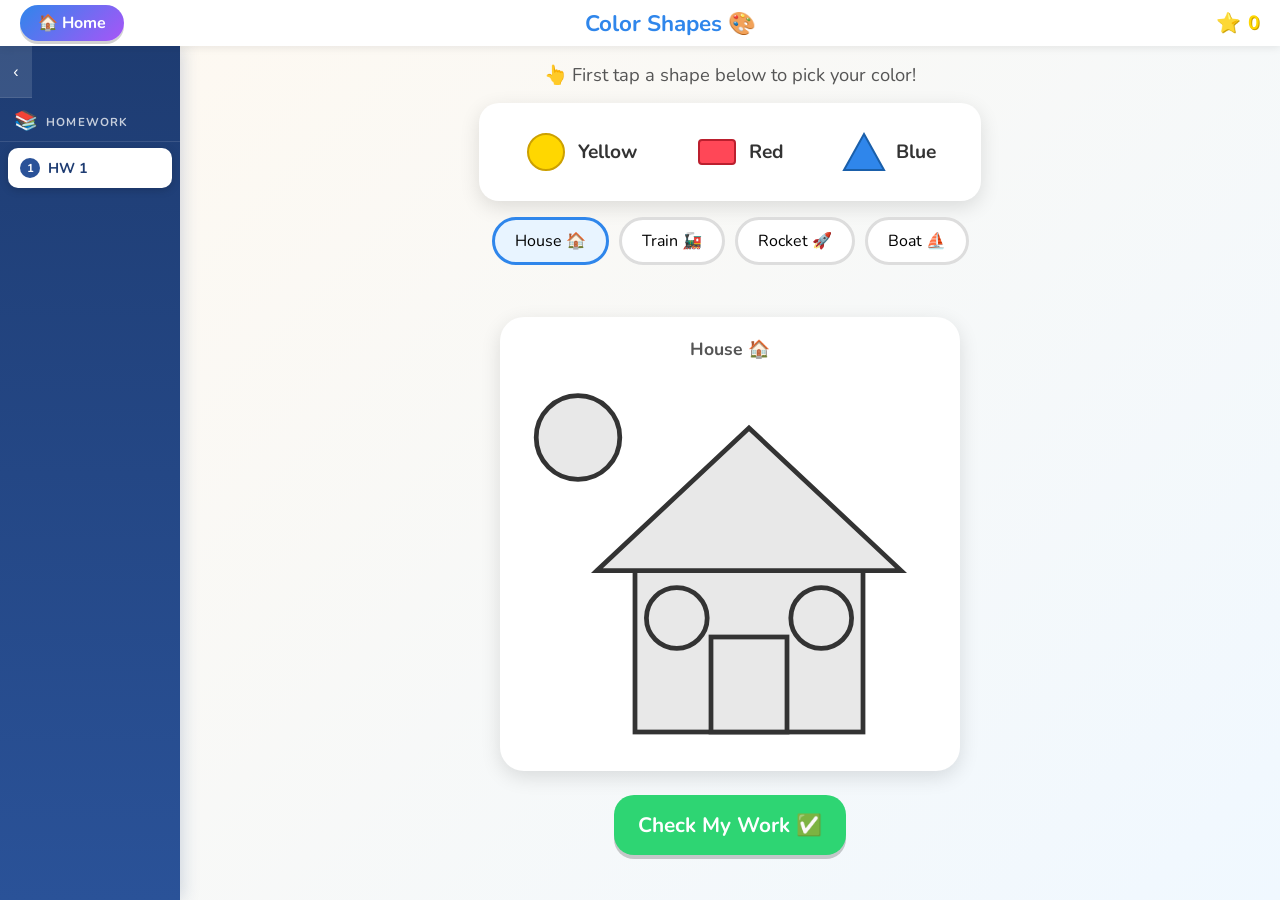
<file: lesson5-coloring.html>
<!DOCTYPE html>
<html lang="en">
<head>
  <meta charset="UTF-8">
  <meta name="viewport" content="width=device-width, initial-scale=1.0, maximum-scale=1.0">
  <title>Color Shapes 🎨</title>
  <meta name="description" content="Tap shapes to color them correctly — a shape-coloring game for kids!">
  <meta name="theme-color" content="#A855F7">
  <meta name="apple-mobile-web-app-capable" content="yes">
  <link rel="manifest" href="manifest.json">
  <link rel="icon" href="favicon.svg" type="image/svg+xml">
  <link rel="stylesheet" href="style.css">
  <script src="sounds.js"></script>
  <script src="sidebar.js"></script>
  <script src="nav.js"></script>
  <script src="assignments/lesson5.js"></script>
  <style>
    body { background: linear-gradient(135deg, #FFF9F0, #F0F8FF); }

    main {
      max-width: 960px;
      margin: 0 auto;
      padding: 16px 20px;
      display: flex;
      flex-direction: column;
      align-items: center;
      gap: 16px;
    }

    .instruction {
      font-size: 1.15rem;
      color: #555;
      text-align: center;
    }

    /* Legend — now acts as a tool picker */
    .legend {
      display: flex;
      gap: 16px;
      flex-wrap: wrap;
      justify-content: center;
      background: #fff;
      border-radius: 20px;
      padding: 14px 24px;
      box-shadow: var(--shadow);
    }
    .legend-item {
      display: flex;
      align-items: center;
      gap: 10px;
      font-size: 1.2rem;
      font-weight: bold;
      padding: 10px 18px;
      border-radius: 16px;
      border: 3px solid transparent;
      cursor: pointer;
      touch-action: manipulation;
      transition: border-color 0.15s, background 0.15s, transform 0.12s;
    }
    .legend-item:active { transform: scale(0.94); }
    .legend-item.selected {
      border-color: #333;
      background: #f5f5f5;
      transform: scale(1.06);
    }

    /* Drawing area */
    .drawings-wrap {
      display: flex;
      flex-wrap: wrap;
      gap: 24px;
      justify-content: center;
      width: 100%;
    }

    .drawing-card {
      background: #fff;
      border-radius: 24px;
      padding: 20px;
      box-shadow: var(--shadow);
      display: flex;
      flex-direction: column;
      align-items: center;
      gap: 10px;
    }
    .drawing-card h3 {
      font-size: 1.1rem;
      color: #555;
    }

    svg.scene {
      width: 420px;
      height: 380px;
      overflow: visible;
    }
    svg.scene-large {
      width: 500px;
      height: 445px;
    }
    @media (max-width: 540px) {
      svg.scene       { width: 100%; height: auto; }
      svg.scene-large { width: 100%; height: auto; }
    }

    /* Clickable shapes */
    .colorable {
      cursor: pointer;
      stroke: #333;
      stroke-width: 2.5;
      transition: filter 0.15s;
      fill: #E8E8E8;
    }
    .colorable:hover { filter: brightness(0.9); }
    .colorable.done { stroke: #666; }

    .feedback { margin: 0; }

    /* Scene selector tabs */
    .scene-tabs {
      display: flex;
      gap: 10px;
      flex-wrap: wrap;
      justify-content: center;
    }
    .scene-tab {
      padding: 10px 20px;
      border-radius: 50px;
      border: 3px solid #ddd;
      background: #fff;
      font-family: var(--font-main);
      font-size: 1rem;
      cursor: pointer;
      touch-action: manipulation;
      transition: border-color 0.15s, background 0.15s;
    }
    .scene-tab.active {
      border-color: var(--color-blue);
      background: #E8F4FF;
    }

    .check-btn {
      margin-top: 8px;
    }
  </style>
</head>
<body class="lesson-body">

<div class="top-bar">
  <button class="btn-home" onclick="location.href='index.html'">🏠 Home</button>
  <h1>Color Shapes 🎨</h1>
  <div class="star-bar">⭐ <span id="star-count">0</span></div>
</div>

<div class="app-layout">

  <!-- Sidebar -->
  <div class="sidebar" id="sidebar">
    <button class="sidebar-toggle" id="sidebar-toggle" onclick="toggleSidebar()">›</button>
    <div class="sidebar-inner">

      <div class="hw-list" id="hw-list"></div>
    </div>
  </div>

  <!-- Main content -->
  <div class="lesson-scroll">
    <main>
      <div class="instruction" id="instruction">
        👆 First tap a shape below to pick your color!
      </div>

      <div class="legend" id="legend">
        <div class="legend-item" data-tool="circle" onclick="selectTool('circle', this)">
          <svg width="44" height="44" viewBox="0 0 44 44">
            <circle cx="22" cy="22" r="18" fill="#FFD700" stroke="#cca000" stroke-width="2"/>
          </svg>
          Yellow
        </div>
        <div class="legend-item" data-tool="rect" onclick="selectTool('rect', this)">
          <svg width="44" height="44" viewBox="0 0 44 44">
            <rect x="4" y="10" width="36" height="24" fill="#FF4757" stroke="#bb1f2e" stroke-width="2" rx="3"/>
          </svg>
          Red
        </div>
        <div class="legend-item" data-tool="triangle" onclick="selectTool('triangle', this)">
          <svg width="44" height="44" viewBox="0 0 44 44">
            <polygon points="22,4 42,40 2,40" fill="#2F86EB" stroke="#1a5faa" stroke-width="2"/>
          </svg>
          Blue
        </div>
      </div>

      <div class="scene-tabs" id="scene-tabs"></div>

      <div class="feedback" id="feedback"></div>

      <div class="drawings-wrap" id="drawing-area"></div>

      <button class="btn btn-green check-btn" id="check-btn" onclick="checkAll()">Check My Work ✅</button>
      <button class="btn btn-orange" id="reset-btn" onclick="resetScene()" style="display:none">Try Again 🔄</button>
    </main>
  </div>

</div><!-- end app-layout -->

<!-- Fireworks overlay -->
<div id="fireworks-overlay">
  <div class="fw-msg" id="fw-msg">🎨 Perfect! All colored! 🌈</div>
  <button class="btn btn-blue" onclick="nextScene()" style="font-size:1.2rem;padding:16px 32px;">
    Next Picture ➡️
  </button>
  <button class="btn btn-green" onclick="restartAll()" style="font-size:1.1rem;padding:14px 28px;">
    Play Again 🔄
  </button>
</div>

<script>
// Color rules
const RULES = {
  circle:    { color: '#FFD700', name: 'Yellow' },
  rect:      { color: '#FF4757', name: 'Red'    },
  triangle:  { color: '#2F86EB', name: 'Blue'   },
};


// Assignments are loaded from assignments/lesson5.json
// Requires a local HTTP server (not file://)
let HOMEWORKS = [];

let currentHW       = 0;
let activeScenes    = [];
let currentSceneIdx = 0;
let stars           = 0;
let shapeStates     = {};
let selectedTool    = null; // 'circle' | 'rect' | 'triangle' | null

function loadHomework(idx) {
  currentHW       = idx;
  activeScenes    = HOMEWORKS[idx].scenes;
  currentSceneIdx = 0;
  stars           = 0;
  saveProgress('lesson5', idx);
  document.getElementById('star-count').textContent = '0';
  document.getElementById('fireworks-overlay').classList.remove('show');
  renderSidebar(HOMEWORKS, currentHW, loadHomework);
  renderScene();
}

function selectTool(type, el) {
  SFX.select();
  selectedTool = type;
  document.querySelectorAll('.legend-item').forEach(i => i.classList.remove('selected'));
  el.classList.add('selected');
  const names = { circle: 'circles 🟡', rect: 'rectangles 🟥', triangle: 'triangles 🔵' };
  document.getElementById('instruction').textContent =
    `Now tap all the ${names[type]}!`;
  clearFeedback();
}

function buildTabs() {
  const tabsEl = document.getElementById('scene-tabs');
  tabsEl.innerHTML = '';
  activeScenes.forEach((sc, i) => {
    const btn = document.createElement('button');
    btn.className = 'scene-tab' + (i === currentSceneIdx ? ' active' : '');
    btn.textContent = sc.name;
    btn.addEventListener('pointerdown', () => { currentSceneIdx = i; renderScene(); });
    tabsEl.appendChild(btn);
  });
}

function renderScene() {
  buildTabs();
  shapeStates = {};
  selectedTool = null;
  document.querySelectorAll('.legend-item').forEach(i => i.classList.remove('selected'));
  document.getElementById('instruction').textContent = '👆 First tap a shape below to pick your color!';
  const scene = activeScenes[currentSceneIdx];
  const area = document.getElementById('drawing-area');
  area.innerHTML = '';

  const card = document.createElement('div');
  card.className = 'drawing-card';

  const title = document.createElement('h3');
  title.textContent = scene.name;
  card.appendChild(title);

  const svgNS = 'http://www.w3.org/2000/svg';
  const svg = document.createElementNS(svgNS, 'svg');
  svg.setAttribute('viewBox', scene.viewBox || '0 0 220 200');
  svg.classList.add('scene');
  if (scene.extraClass) svg.classList.add(scene.extraClass);

  scene.shapes.forEach(sh => {
    shapeStates[sh.id] = { colored: false };
    const el = document.createElementNS(svgNS, sh.tag);
    Object.entries(sh.attrs).forEach(([k,v]) => el.setAttribute(k, v));
    el.classList.add('colorable');
    el.id = 'shape-' + sh.id;
    el.dataset.type = sh.type;
    el.dataset.id = sh.id;
    el.addEventListener('pointerdown', (e) => {
      e.preventDefault();
      colorShape(sh.id, sh.type, el);
    });
    svg.appendChild(el);
  });

  card.appendChild(svg);
  area.appendChild(card);

  clearFeedback();
  document.getElementById('reset-btn').style.display = 'none';
  document.getElementById('check-btn').style.display = 'inline-flex';
}

function colorShape(id, type, el) {
  if (!selectedTool) {
    SFX.wrong();
    showFeedback('Pick a color first! 👆', 'wrong');
    setTimeout(clearFeedback, 1500);
    return;
  }
  if (selectedTool !== type) {
    SFX.wrong();
    el.style.animation = 'none';
    requestAnimationFrame(() => { el.style.animation = 'shake 0.5s ease'; });
    const names = { circle: 'circle', rect: 'rectangle', triangle: 'triangle' };
    showFeedback(`That's a ${names[type]}! Pick its color first! 🎨`, 'wrong');
    setTimeout(clearFeedback, 1800);
    return;
  }

  SFX.pop();
  const rule = RULES[type];
  el.style.fill = rule.color;
  el.classList.add('done');
  shapeStates[id].colored = true;

  el.style.filter = 'brightness(1.3)';
  setTimeout(() => { el.style.filter = ''; }, 300);
}

function checkAll() {
  const scene = activeScenes[currentSceneIdx];
  const allColored = scene.shapes.every(sh => shapeStates[sh.id] && shapeStates[sh.id].colored);

  if (!allColored) {
    SFX.wrong();
    showFeedback('Color all the shapes first! 🖌️', 'wrong');
    // Wiggle uncolored shapes
    scene.shapes.forEach(sh => {
      if (!shapeStates[sh.id].colored) {
        const el = document.getElementById('shape-' + sh.id);
        el.style.animation = 'none';
        requestAnimationFrame(() => {
          el.style.animation = 'shake 0.5s ease';
        });
      }
    });
    return;
  }

  SFX.correct();
  stars++;
  document.getElementById('star-count').textContent = stars;
  showFeedback('Perfect! 🌟 All shapes colored!', 'correct');
  setTimeout(() => {
    showFireworks();
  }, 800);
}

function showFireworks() {
  SFX.celebrate();
  const overlay = document.getElementById('fireworks-overlay');
  overlay.classList.add('show');
  document.getElementById('fw-msg').textContent = `🎨 ${activeScenes[currentSceneIdx].name} — Perfect! ⭐`;
  spawnFireworks();
}

// spawnFireworks is provided globally by nav.js

function nextScene() {
  document.getElementById('fireworks-overlay').classList.remove('show');
  currentSceneIdx = (currentSceneIdx + 1) % activeScenes.length;
  renderScene();
}

function restartAll() {
  document.getElementById('fireworks-overlay').classList.remove('show');
  stars = 0;
  document.getElementById('star-count').textContent = '0';
  currentSceneIdx = 0;
  renderScene();
}

function resetScene() {
  renderScene();
}

function showFeedback(msg, type) {
  const el = document.getElementById('feedback');
  el.textContent = msg;
  el.className = `feedback ${type} show`;
}

function clearFeedback() {
  const el = document.getElementById('feedback');
  el.textContent = '';
  el.className = 'feedback';
}

// Init
HOMEWORKS = HOMEWORK_CONFIG;
loadHomework(getProgress('lesson5'));
</script>
</body>
</html>
</file>
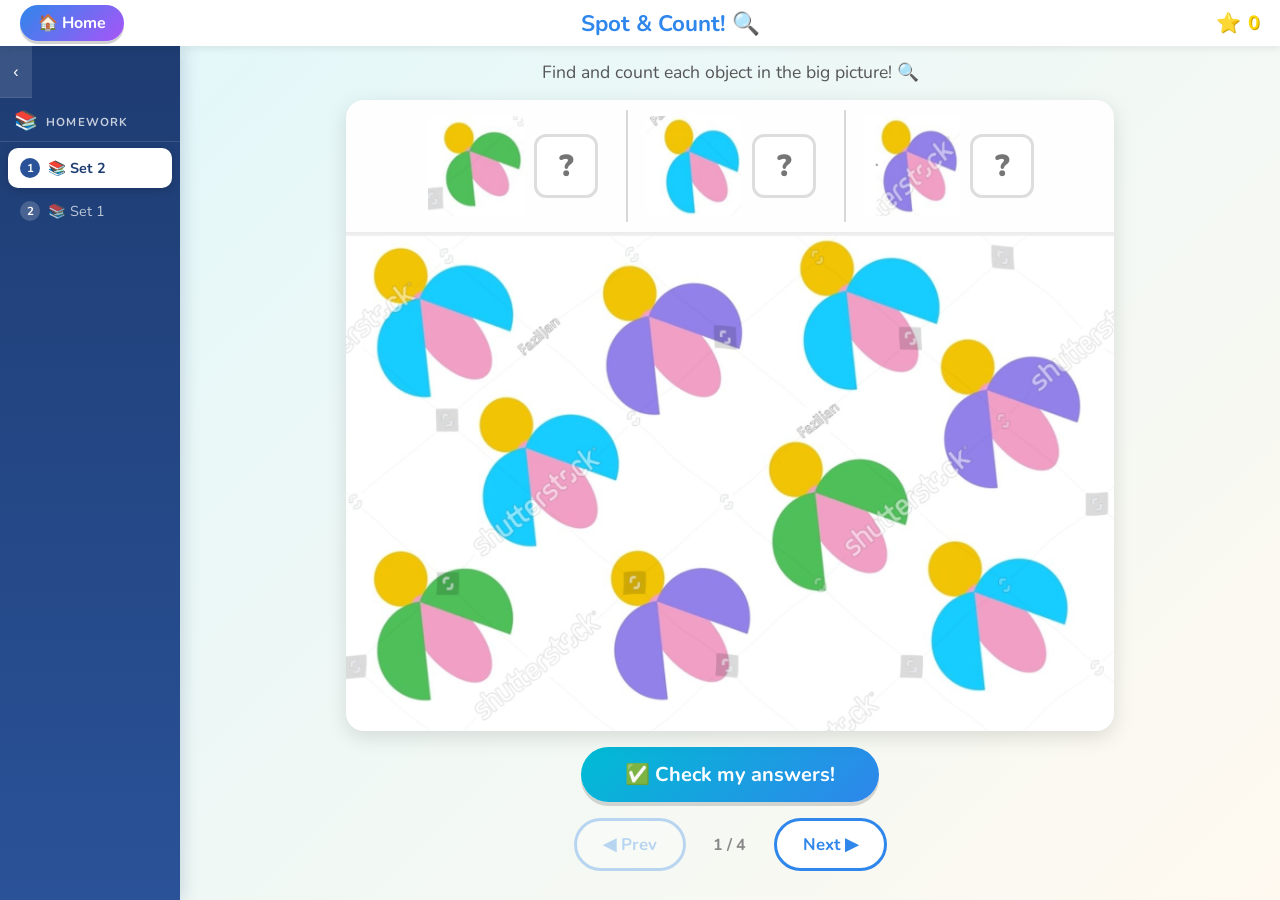
<file: lesson6-spotcount.html>
<!DOCTYPE html>
<html lang="en">
<head>
  <meta charset="UTF-8">
  <meta name="viewport" content="width=device-width, initial-scale=1.0, maximum-scale=1.0">
  <title>Spot &amp; Count! 🔍</title>
  <meta name="description" content="Find and count each group of objects hidden in the picture!">
  <meta name="theme-color" content="#00BCD4">
  <meta name="apple-mobile-web-app-capable" content="yes">
  <link rel="manifest" href="manifest.json">
  <link rel="icon" href="favicon.svg" type="image/svg+xml">
  <link rel="stylesheet" href="style.css">
  <script src="sounds.js"></script>
  <script src="sidebar.js"></script>
  <script src="nav.js"></script>
  <script src="assignments/lesson6.js"></script>
  <style>
    body { background: linear-gradient(135deg, #E0F7FA, #FFF9F0); }

    main {
      max-width: 800px;
      margin: 0 auto;
      padding: 14px 16px 24px;
      display: flex;
      flex-direction: column;
      align-items: center;
      gap: 16px;
    }

    .instruction {
      font-size: 1.1rem;
      color: #555;
      text-align: center;
    }

    /* ── Scene container ── */
    .scene-wrap {
      position: relative;
      width: 100%;
      border-radius: 18px;
      box-shadow: var(--shadow);
      background: #f0f0f0;
      overflow: visible; /* let panel peek above image */
    }

    .scene-img {
      width: 100%;
      display: block;
      border-radius: 18px;
      /* push image down so the group panel doesn't overlap it */
      padding-top: 136px;
    }

    /* ── Group panel — overlaid at the top of the image ── */
    .group-panel {
      position: absolute;
      top: 0;
      left: 0;
      right: 0;
      background: rgba(255, 255, 255, 0.93);
      backdrop-filter: blur(6px);
      -webkit-backdrop-filter: blur(6px);
      border-radius: 18px 18px 0 0;
      border-bottom: 2px solid rgba(0, 0, 0, 0.07);
      padding: 10px 12px;
      display: flex;
      gap: 12px;
      justify-content: center;
      flex-wrap: wrap;
      z-index: 2;
    }

    /* ── Each object group row: [thumbnail] [input] ── */
    .group-item {
      display: flex;
      align-items: center;
      gap: 8px;
      padding: 6px 16px;
    }

    /* vertical divider between items */
    .group-item + .group-item {
      border-left: 2px solid rgba(0, 0, 0, 0.15);
    }

    .group-item.correct .count-input {
      color: var(--color-green);
    }

    @keyframes item-pop {
      0%   { transform: scale(1); }
      40%  { transform: scale(1.22); }
      70%  { transform: scale(0.93); }
      100% { transform: scale(1); }
    }
    .group-item.correct { animation: item-pop 0.4s ease; }

    .group-item.wrong { animation: shake 0.5s; }

    /* wrong flash on input */
    @keyframes wrong-flash {
      0%, 100% { background: #fff; }
      30%      { background: #FFD0D0; }
    }
    .count-input.flashing { animation: wrong-flash 0.5s ease; }

    /* floating feedback emoji (correct ⭐ / wrong ❌) */
    .float-emoji-feedback {
      position: fixed;
      pointer-events: none;
      font-size: 1.8rem;
      z-index: 9999;
      animation: float-up 0.9s ease forwards;
    }
    @keyframes float-up {
      0%   { opacity: 1; transform: translateY(0)   scale(1);    }
      80%  { opacity: 1; transform: translateY(-70px) scale(1.2); }
      100% { opacity: 0; transform: translateY(-90px) scale(0.8); }
    }

    /* mini confetti star */
    .mini-star {
      position: fixed;
      pointer-events: none;
      font-size: 1.4rem;
      z-index: 9999;
      animation: mini-burst 0.8s ease forwards;
    }
    @keyframes mini-burst {
      0%   { opacity: 1; transform: translate(0, 0)          scale(1);   }
      100% { opacity: 0; transform: var(--tx, translate(0,0)) scale(0.4); }
    }

    .group-img {
      width: 100px;
      height: 100px;
      object-fit: contain;
      border-radius: 10px;
      flex-shrink: 0;
    }

    .count-input {
      width: 64px;
      height: 64px;
      font-size: 1.9rem;
      font-family: var(--font-main);
      font-weight: 900;
      text-align: center;
      border: 3px solid #ddd;
      border-radius: 12px;
      color: #333;
      background: #fff;
      outline: none;
      transition: border-color 0.2s, box-shadow 0.2s;
      /* hide the spin arrows */
      -moz-appearance: textfield;
    }
    .count-input::-webkit-outer-spin-button,
    .count-input::-webkit-inner-spin-button { -webkit-appearance: none; margin: 0; }
    .count-input:focus {
      border-color: var(--color-blue);
      box-shadow: 0 0 0 3px rgba(47, 134, 235, 0.2);
    }
    .count-input:disabled {
      background: #e8fff0;
      border-color: var(--color-green);
      color: var(--color-green);
      cursor: default;
    }

    .group-check {
      font-size: 1.3rem;
      display: none;
    }
    .group-item.correct .group-check { display: block; }

    /* ── Check button ── */
    .btn-check {
      font-size: 1.25rem;
      padding: 14px 44px;
      border-radius: 50px;
      background: linear-gradient(135deg, #00BCD4, #2F86EB);
      color: #fff;
      border: none;
      font-family: var(--font-main);
      font-weight: bold;
      cursor: pointer;
      touch-action: manipulation;
      box-shadow: 0 4px 0 rgba(0, 0, 0, 0.15);
      transition: transform 0.1s, box-shadow 0.1s;
    }
    .btn-check:active {
      transform: translateY(2px);
      box-shadow: 0 2px 0 rgba(0, 0, 0, 0.15);
    }

    /* ── Prev / Next navigation ── */
    .nav-row {
      display: flex;
      align-items: center;
      gap: 16px;
    }

    .btn-nav {
      font-size: 1.05rem;
      padding: 12px 26px;
      border-radius: 50px;
      background: #fff;
      border: 3px solid var(--color-blue);
      color: var(--color-blue);
      font-family: var(--font-main);
      font-weight: bold;
      cursor: pointer;
      touch-action: manipulation;
      transition: background 0.15s, color 0.15s, transform 0.1s;
      min-width: 100px;
    }
    .btn-nav:active  { transform: scale(0.93); }
    .btn-nav:hover   { background: var(--color-blue); color: #fff; }
    .btn-nav:disabled {
      opacity: 0.3;
      pointer-events: none;
    }

    .hw-counter {
      font-size: 1rem;
      font-weight: bold;
      color: #888;
      min-width: 56px;
      text-align: center;
    }

    /* ── Responsive ── */
    @media (max-width: 520px) {
      .group-img   { width: 80px; height: 80px; }
      .count-input { width: 60px; height: 60px; font-size: 1.5rem; }
      .group-panel { gap: 8px; padding: 8px; }
      .scene-img   { padding-top: 110px; }
      .btn-nav     { padding: 10px 18px; font-size: 0.95rem; min-width: 80px; }
    }
  </style>
</head>
<body class="lesson-body">

<div class="top-bar">
  <button class="btn-home" onclick="location.href='index.html'">🏠 Home</button>
  <h1>Spot &amp; Count! 🔍</h1>
  <div class="star-bar">⭐ <span id="star-count">0</span></div>
</div>

<div class="app-layout">

  <!-- Sidebar -->
  <div class="sidebar" id="sidebar">
    <button class="sidebar-toggle" id="sidebar-toggle" onclick="toggleSidebar()">›</button>
    <div class="sidebar-inner">
      <div class="sidebar-title">Homework</div>
      <div class="hw-list" id="hw-list"></div>
    </div>
  </div>

  <!-- Main content -->
  <div class="lesson-scroll">
    <main>
      <div class="instruction">Find and count each object in the big picture! 🔍</div>

      <!-- Scene: main image + group overlay -->
      <div class="scene-wrap" id="scene-wrap">
        <!-- Group panel sits on top of the image -->
        <div class="group-panel" id="group-panel"></div>
        <img id="scene-img" class="scene-img" src="" alt="Find and count!">
      </div>

      <!-- Check button -->
      <button class="btn-check" id="btn-check" onclick="checkAnswers()">
        ✅ Check my answers!
      </button>

      <!-- Prev / counter / Next -->
      <div class="nav-row">
        <button class="btn-nav" id="btn-prev" onclick="goTo(currentImg - 1)">◀ Prev</button>
        <div class="hw-counter" id="hw-counter">1 / 1</div>
        <button class="btn-nav" id="btn-next" onclick="goTo(currentImg + 1)">Next ▶</button>
      </div>
    </main>
  </div>

</div><!-- end app-layout -->

<!-- Fireworks — transparent overlay so the page stays visible -->
<div id="fireworks-overlay" style="pointer-events:none; background:transparent !important;"></div>

<script>
let HOMEWORKS   = [];
let currentHW   = 0;  // which set (sidebar)
let currentImg  = 0;  // which image within the set (Prev/Next)
let stars       = 0;
let groupStates = []; // { solved: boolean } per group in current image

// ── Load a set from the sidebar ──
function loadHomework(idx) {
  if (idx < 0 || idx >= HOMEWORKS.length) return;
  currentHW  = idx;
  currentImg = 0;
  stars      = 0;
  document.getElementById('star-count').textContent = '0';
  saveProgress('lesson6', idx);
  renderSidebar(HOMEWORKS, currentHW, loadHomework);
  buildScene();
  updateNav();
}

// ── Render scene image + group panel ──
function buildScene() {
  const hw    = HOMEWORKS[currentHW];
  const scene = hw.images[currentImg];

  document.getElementById('scene-img').src = scene.mainImage;

  const panel = document.getElementById('group-panel');
  panel.innerHTML = '';
  groupStates = scene.groups.map(() => ({ solved: false }));

  const groups = scene.groups;
  groups.forEach((group, i) => {
    const item = document.createElement('div');
    item.className = 'group-item';
    item.id = 'group-' + i;

    const img = document.createElement('img');
    img.src       = group.image;
    img.alt       = 'Object ' + (i + 1);
    img.className = 'group-img';

    const input = document.createElement('input');
    input.type        = 'number';
    input.inputMode   = 'numeric';
    input.min         = '0';
    input.max         = '99';
    input.placeholder = '?';
    input.className   = 'count-input';
    input.id          = 'input-' + i;

    // Block non-digit keys (letters, symbols)
    input.addEventListener('keypress', e => {
      if (!/[0-9]/.test(e.key)) e.preventDefault();
    });
    // Check on Enter
    input.addEventListener('keydown', e => {
      if (e.key === 'Enter') checkAnswers();
    });

    item.appendChild(img);
    item.appendChild(input);
    panel.appendChild(item);
  });
}

// ── Validate filled inputs ──
function checkAnswers() {
  const groups = HOMEWORKS[currentHW].images[currentImg].groups;
  let newlySolved = 0;

  groups.forEach((group, i) => {
    if (groupStates[i].solved) return; // already correct

    const input = document.getElementById('input-' + i);
    const item  = document.getElementById('group-' + i);

    if (input.value === '') return; // skip empty

    const val = parseInt(input.value, 10);

    if (val === group.answer) {
      // Correct ✅
      groupStates[i].solved = true;
      newlySolved++;
      item.classList.remove('wrong');
      item.classList.add('correct');
      input.disabled = true;
      SFX.correct();
      burstStars(item);
      floatFeedback(item, '⭐');
    } else {
      // Wrong ❌ — shake + flash, then clear
      item.classList.remove('wrong');
      void item.offsetWidth;
      item.classList.add('wrong');
      input.classList.remove('flashing');
      void input.offsetWidth;
      input.classList.add('flashing');
      SFX.wrong();
      floatFeedback(item, '❌');
      setTimeout(() => {
        item.classList.remove('wrong');
        input.classList.remove('flashing');
        input.value = '';
        input.focus();
      }, 600);
    }
  });

  stars += newlySolved;
  document.getElementById('star-count').textContent = stars;

  if (groupStates.every(s => s.solved)) {
    setTimeout(showFireworks, 500);
  }
}

// ── Fireworks ──
function showFireworks() {
  SFX.celebrate();
  const overlay = document.getElementById('fireworks-overlay');
  overlay.classList.add('show');
  spawnFireworks();
  // Auto-hide after animation ends
  setTimeout(() => {
    overlay.classList.remove('show');
    overlay.innerHTML = '';
  }, 2500);
}

// ── Navigation (Prev/Next moves through images within the current set) ──
function goTo(idx) {
  const total = HOMEWORKS[currentHW].images.length;
  if (idx < 0 || idx >= total) return;
  SFX.click();
  currentImg = idx;
  buildScene();
  updateNav();
}

function updateNav() {
  const total = HOMEWORKS[currentHW].images.length;
  document.getElementById('btn-prev').disabled    = currentImg === 0;
  document.getElementById('btn-next').disabled    = currentImg === total - 1;
  document.getElementById('hw-counter').textContent =
    `${currentImg + 1} / ${total}`;
}

// ── Visual feedback helpers ──

// Floating emoji that rises from the center of an element then fades
function floatFeedback(el, emoji) {
  const r  = el.getBoundingClientRect();
  const el2 = document.createElement('span');
  el2.className = 'float-emoji-feedback';
  el2.textContent = emoji;
  el2.style.left = (r.left + r.width  / 2 - 14) + 'px';
  el2.style.top  = (r.top  + r.height / 2 - 14) + 'px';
  document.body.appendChild(el2);
  setTimeout(() => el2.remove(), 950);
}

// Mini star burst radiating from center of an element
function burstStars(el) {
  const stars  = ['⭐','🌟','✨','💫','🎉'];
  const r      = el.getBoundingClientRect();
  const cx     = r.left + r.width  / 2;
  const cy     = r.top  + r.height / 2;
  const count  = 6;
  for (let i = 0; i < count; i++) {
    const angle  = (360 / count) * i;
    const rad    = angle * Math.PI / 180;
    const dist   = 55 + Math.random() * 30;
    const tx     = Math.round(Math.cos(rad) * dist);
    const ty     = Math.round(Math.sin(rad) * dist);
    const s      = document.createElement('span');
    s.className  = 'mini-star';
    s.textContent = stars[i % stars.length];
    s.style.left = (cx - 11) + 'px';
    s.style.top  = (cy - 11) + 'px';
    s.style.setProperty('--tx', `translate(${tx}px, ${ty}px)`);
    s.style.animationDelay = (i * 40) + 'ms';
    document.body.appendChild(s);
    setTimeout(() => s.remove(), 900);
  }
}

// ── Init ──
HOMEWORKS = HOMEWORK_CONFIG;
loadHomework(getProgress('lesson6'));
</script>
</body>
</html>
</file>
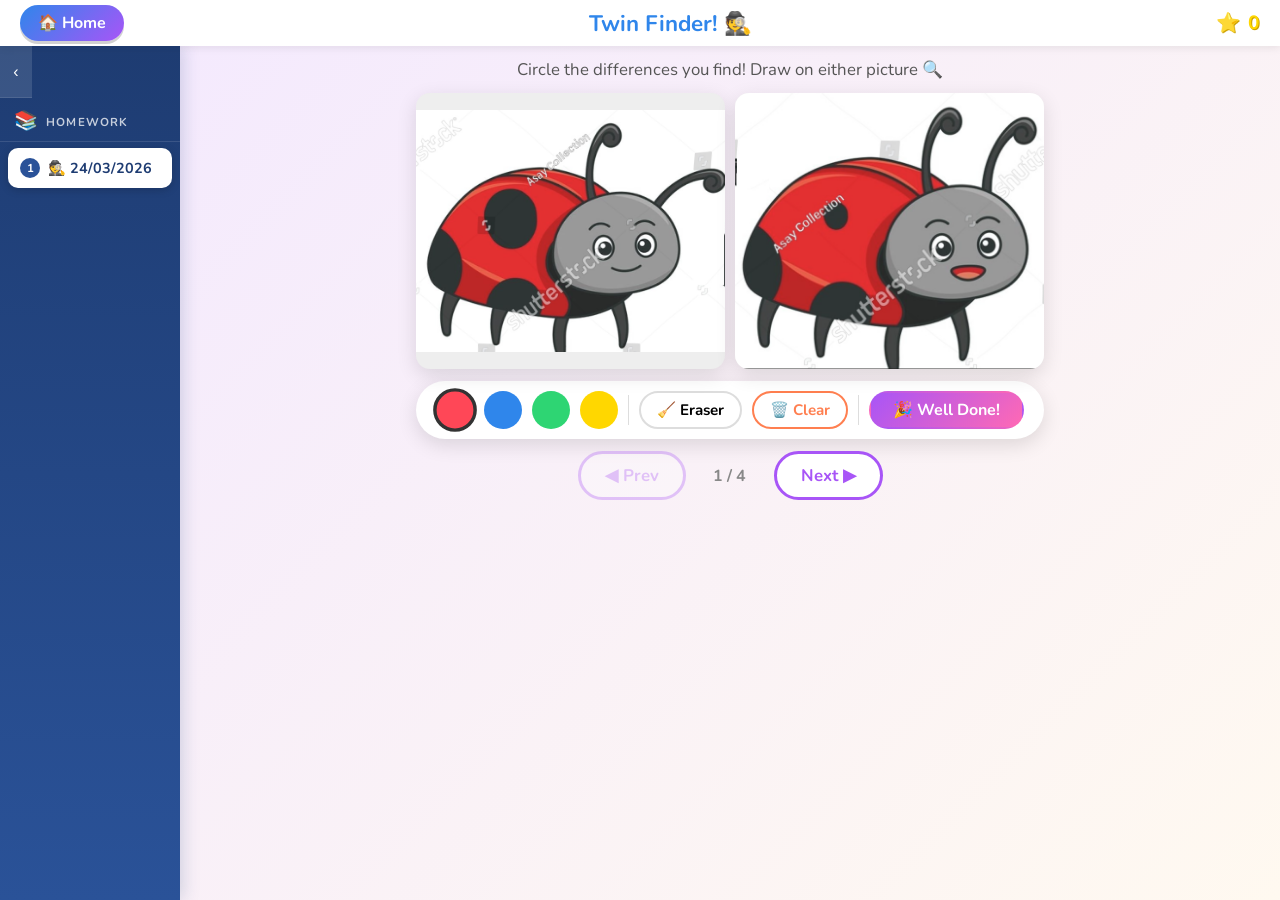
<file: lesson7-twinfinder.html>
<!DOCTYPE html>
<html lang="en">
<head>
  <meta charset="UTF-8">
  <meta name="viewport" content="width=device-width, initial-scale=1.0, maximum-scale=1.0, user-scalable=no">
  <title>Twin Finder! 🕵️</title>
  <meta name="description" content="Find the differences between two pictures and circle them!">
  <meta name="theme-color" content="#A855F7">
  <meta name="apple-mobile-web-app-capable" content="yes">
  <link rel="manifest" href="manifest.json">
  <link rel="icon" href="favicon.svg" type="image/svg+xml">
  <link rel="stylesheet" href="style.css">
  <script src="sounds.js"></script>
  <script src="sidebar.js"></script>
  <script src="nav.js"></script>
  <script src="assignments/lesson7.js"></script>
  <style>
    body { background: linear-gradient(135deg, #F3E8FF, #FFF9F0); }

    main {
      max-width: 1100px;
      margin: 0 auto;
      padding: 12px 12px 24px;
      display: flex;
      flex-direction: column;
      align-items: center;
      gap: 12px;
    }

    .instruction {
      font-size: 1.05rem;
      color: #555;
      text-align: center;
    }

    /* ── Two images side by side ── */
    .images-row {
      display: flex;
      gap: 10px;
      width: 100%;
    }

    .image-panel {
      flex: 1;
      position: relative;
      border-radius: 14px;
      overflow: hidden;
      box-shadow: var(--shadow);
      background: #eee;
      cursor: crosshair;
    }

    .image-panel img {
      position: absolute;
      inset: 0;
      width: 100%;
      height: 100%;
      object-fit: contain;
      pointer-events: none;
      user-select: none;
      -webkit-user-drag: none;
    }

    .draw-canvas {
      position: absolute;
      inset: 0;
      width: 100%;
      height: 100%;
      border-radius: 14px;
      touch-action: none;
    }

    /* ── Toolbar ── */
    .toolbar {
      display: flex;
      align-items: center;
      gap: 10px;
      flex-wrap: wrap;
      justify-content: center;
      background: #fff;
      border-radius: 50px;
      padding: 10px 20px;
      box-shadow: var(--shadow);
    }

    .color-dot {
      width: 38px;
      height: 38px;
      border-radius: 50%;
      border: 3px solid transparent;
      cursor: pointer;
      touch-action: manipulation;
      transition: transform 0.15s, border-color 0.15s;
      flex-shrink: 0;
    }
    .color-dot:active  { transform: scale(0.88); }
    .color-dot.active  { border-color: #333; transform: scale(1.15); }

    .tool-btn {
      height: 38px;
      padding: 0 16px;
      border-radius: 50px;
      border: 2px solid #ddd;
      background: #fff;
      font-family: var(--font-main);
      font-size: 0.95rem;
      font-weight: bold;
      cursor: pointer;
      touch-action: manipulation;
      transition: background 0.15s, border-color 0.15s, transform 0.1s;
      white-space: nowrap;
    }
    .tool-btn:active { transform: scale(0.93); }
    .tool-btn.active {
      background: #F3E8FF;
      border-color: var(--color-purple);
      color: var(--color-purple);
    }

    .toolbar-sep {
      width: 1px;
      height: 30px;
      background: #ddd;
      flex-shrink: 0;
    }

    .btn-clear {
      border-color: var(--color-orange);
      color: var(--color-orange);
    }
    .btn-clear:hover { background: #FFF3E0; }

    .btn-done {
      background: linear-gradient(135deg, var(--color-purple), var(--color-pink));
      color: #fff;
      border-color: transparent;
      padding: 0 22px;
      font-size: 1rem;
    }
    .btn-done:hover { opacity: 0.9; }

    /* ── Nav row ── */
    .nav-row {
      display: flex;
      align-items: center;
      gap: 16px;
    }

    .btn-nav {
      font-size: 1.05rem;
      padding: 10px 24px;
      border-radius: 50px;
      background: #fff;
      border: 3px solid var(--color-purple);
      color: var(--color-purple);
      font-family: var(--font-main);
      font-weight: bold;
      cursor: pointer;
      touch-action: manipulation;
      transition: background 0.15s, color 0.15s, transform 0.1s;
      min-width: 90px;
    }
    .btn-nav:active { transform: scale(0.93); }
    .btn-nav:hover  { background: var(--color-purple); color: #fff; }
    .btn-nav:disabled { opacity: 0.3; pointer-events: none; }

    .hw-counter {
      font-size: 1rem;
      font-weight: bold;
      color: #888;
      min-width: 56px;
      text-align: center;
    }

@media (max-width: 520px) {
      .images-row { gap: 6px; }
      .toolbar    { padding: 8px 12px; gap: 8px; }
      .color-dot  { width: 32px; height: 32px; }
      .tool-btn   { font-size: 0.85rem; padding: 0 12px; height: 34px; }
    }
  </style>
</head>
<body class="lesson-body">

<div class="top-bar">
  <button class="btn-home" onclick="location.href='index.html'">🏠 Home</button>
  <h1>Twin Finder! 🕵️</h1>
  <div class="star-bar">⭐ <span id="star-count">0</span></div>
</div>

<div class="app-layout">

  <!-- Sidebar -->
  <div class="sidebar" id="sidebar">
    <button class="sidebar-toggle" id="sidebar-toggle" onclick="toggleSidebar()">›</button>
    <div class="sidebar-inner">
      <div class="sidebar-title">Homework</div>
      <div class="hw-list" id="hw-list"></div>
    </div>
  </div>

  <!-- Main content -->
  <div class="lesson-scroll no-scroll">
    <main>
      <div class="instruction">Circle the differences you find! Draw on either picture 🔍</div>

      <!-- Left + Right images -->
      <div class="images-row" id="images-row">
        <div class="image-panel" id="panel-left">
          <img id="img-left" src="" alt="Left">
          <canvas id="canvas-left" class="draw-canvas"></canvas>
        </div>
        <div class="image-panel" id="panel-right">
          <img id="img-right" src="" alt="Right">
          <canvas id="canvas-right" class="draw-canvas"></canvas>
        </div>
      </div>

      <!-- Toolbar -->
      <div class="toolbar">
        <!-- Color picker -->
        <div class="color-dot active" style="background:#FF4757;" data-color="#FF4757" onclick="setColor(this)"></div>
        <div class="color-dot"        style="background:#2F86EB;" data-color="#2F86EB" onclick="setColor(this)"></div>
        <div class="color-dot"        style="background:#2ED573;" data-color="#2ED573" onclick="setColor(this)"></div>
        <div class="color-dot"        style="background:#FFD700;" data-color="#FFD700" onclick="setColor(this)"></div>

        <div class="toolbar-sep"></div>

        <!-- Eraser -->
        <button class="tool-btn" id="btn-eraser" onclick="toggleEraser()">🧹 Eraser</button>

        <!-- Clear -->
        <button class="tool-btn btn-clear" onclick="clearAll()">🗑️ Clear</button>

        <div class="toolbar-sep"></div>

        <!-- Done -->
        <button class="tool-btn btn-done" onclick="celebrate()">🎉 Well Done!</button>
      </div>

      <!-- Prev / counter / Next -->
      <div class="nav-row">
        <button class="btn-nav" id="btn-prev" onclick="goTo(currentPair - 1)">◀ Prev</button>
        <div class="hw-counter" id="hw-counter">1 / 1</div>
        <button class="btn-nav" id="btn-next" onclick="goTo(currentPair + 1)">Next ▶</button>
      </div>
    </main>
  </div>

</div><!-- end app-layout -->

<!-- Fireworks — transparent, non-blocking -->
<div id="fireworks-overlay" style="pointer-events:none; background:transparent !important;"></div>

<script>
let HOMEWORKS  = [];
let currentHW  = 0;
let currentPair = 0;
let stars       = 0;

// ── Drawing state ──
const PEN_SIZE    = 4;
const ERASER_SIZE = 24;
let penColor  = '#FF4757';
let isEraser  = false;
let isDrawing = false;
let lastRel   = { x: 0, y: 0 };
let activeCanvas, otherCanvas;
let strokes   = []; // { points:[{x,y}], color, size, eraser }
let curStroke = null;

// ── Canvas refs (set after DOM ready) ──
let canvasL, canvasR, ctxL, ctxR;

// ── Load a set from the sidebar ──
function loadHomework(idx) {
  if (idx < 0 || idx >= HOMEWORKS.length) return;
  currentHW   = idx;
  currentPair = 0;
  stars       = 0;
  document.getElementById('star-count').textContent = '0';
  saveProgress('lesson7', idx);
  renderSidebar(HOMEWORKS, currentHW, loadHomework);
  loadPair();
  updateNav();
}

// ── Load a pair within the current set ──
function loadPair() {
  const pair   = HOMEWORKS[currentHW].pairs[currentPair];
  const imgL   = document.getElementById('img-left');
  const imgR   = document.getElementById('img-right');
  const panelL = document.getElementById('panel-left');
  const panelR = document.getElementById('panel-right');

  strokes   = [];
  curStroke = null;

  // Give panels a placeholder height while loading (images are absolute so won't stretch panel)
  panelL.style.height = '200px';
  panelR.style.height = '200px';

  let pending = 2;
  const onLoaded = () => { if (--pending === 0) requestAnimationFrame(equalizePanels); };

  imgL.onload = imgL.onerror = onLoaded;
  imgR.onload = imgR.onerror = onLoaded;
  imgL.src = pair.left;
  imgR.src = pair.right;
}

// ── Set both panels to identical height so both images appear at the same scale ──
function equalizePanels() {
  const imgL   = document.getElementById('img-left');
  const imgR   = document.getElementById('img-right');
  const panelL = document.getElementById('panel-left');
  const panelR = document.getElementById('panel-right');

  if (!imgL.naturalWidth || !imgR.naturalWidth) return;

  const w = panelL.offsetWidth;
  if (w === 0) { requestAnimationFrame(equalizePanels); return; }

  // Height each image would fill at panel width (maintaining its own aspect ratio)
  const hL = Math.round(w * imgL.naturalHeight / imgL.naturalWidth);
  const hR = Math.round(w * imgR.naturalHeight / imgR.naturalWidth);
  const h  = Math.max(hL, hR); // both panels get the taller height

  panelL.style.height = h + 'px';
  panelR.style.height = h + 'px';

  // Size canvases after layout is committed
  requestAnimationFrame(() => {
    sizeCanvas(canvasL, panelL);
    sizeCanvas(canvasR, panelR);
    redraw();
  });
}

// ── Size a canvas to match its panel ──
function sizeCanvas(canvas, panel) {
  const rect = panel.getBoundingClientRect();
  if (rect.width === 0 || rect.height === 0) return;
  canvas.width  = Math.round(rect.width);
  canvas.height = Math.round(rect.height);
}

// ── Redraw all strokes on both canvases ──
function redraw() {
  [canvasL, canvasR].forEach(c => {
    const ctx = c.getContext('2d');
    ctx.clearRect(0, 0, c.width, c.height);
    strokes.forEach(s => drawStroke(ctx, c, s));
    if (curStroke) drawStroke(ctx, c, curStroke);
  });
}

function drawStroke(ctx, canvas, s) {
  if (s.points.length < 1) return;
  ctx.save();
  if (s.eraser) {
    ctx.globalCompositeOperation = 'destination-out';
    ctx.strokeStyle = 'rgba(0,0,0,1)';
    ctx.lineWidth   = s.size;
  } else {
    ctx.globalCompositeOperation = 'source-over';
    ctx.strokeStyle = s.color;
    ctx.lineWidth   = s.size;
  }
  ctx.lineCap  = 'round';
  ctx.lineJoin = 'round';
  ctx.beginPath();
  ctx.moveTo(s.points[0].x * canvas.width, s.points[0].y * canvas.height);
  for (let i = 1; i < s.points.length; i++) {
    ctx.lineTo(s.points[i].x * canvas.width, s.points[i].y * canvas.height);
  }
  if (s.points.length === 1) {
    // single dot
    ctx.arc(
      s.points[0].x * canvas.width,
      s.points[0].y * canvas.height,
      s.size / 2, 0, Math.PI * 2
    );
    ctx.fill();
  } else {
    ctx.stroke();
  }
  ctx.restore();
}

// ── Get relative position (0-1) within a canvas ──
function relPos(canvas, e) {
  const r  = canvas.getBoundingClientRect();
  const cx = e.touches ? e.touches[0].clientX : e.clientX;
  const cy = e.touches ? e.touches[0].clientY : e.clientY;
  return {
    x: Math.max(0, Math.min(1, (cx - r.left) / r.width)),
    y: Math.max(0, Math.min(1, (cy - r.top)  / r.height))
  };
}

// ── Pointer event handlers ──
function onDown(e, isLeft) {
  e.preventDefault();
  isDrawing    = true;
  activeCanvas = isLeft ? canvasL : canvasR;
  otherCanvas  = isLeft ? canvasR : canvasL;
  const pos    = relPos(activeCanvas, e);
  lastRel      = pos;
  curStroke    = {
    points: [pos],
    color:  penColor,
    size:   isEraser ? ERASER_SIZE : PEN_SIZE,
    eraser: isEraser
  };
  SFX.draw();
  redraw();
}

function onMove(e) {
  e.preventDefault();
  if (!isDrawing || !curStroke) return;
  const pos = relPos(activeCanvas, e);
  // Avoid duplicate points
  const last = curStroke.points[curStroke.points.length - 1];
  if (Math.abs(pos.x - last.x) < 0.002 && Math.abs(pos.y - last.y) < 0.002) return;
  curStroke.points.push(pos);
  lastRel = pos;
  redraw();
}

function onUp(e) {
  if (!isDrawing) return;
  isDrawing = false;
  if (curStroke && curStroke.points.length > 0) {
    strokes.push(curStroke);
  }
  curStroke = null;
  redraw();
}

// ── Tool controls ──
function setColor(dotEl) {
  penColor = dotEl.dataset.color;
  isEraser = false;
  document.querySelectorAll('.color-dot').forEach(d => d.classList.remove('active'));
  dotEl.classList.add('active');
  document.getElementById('btn-eraser').classList.remove('active');
}

function toggleEraser() {
  isEraser = !isEraser;
  document.getElementById('btn-eraser').classList.toggle('active', isEraser);
  document.querySelectorAll('.color-dot').forEach(d => d.classList.toggle('active', !isEraser && d.dataset.color === penColor));
  SFX.click();
}

function clearAll() {
  strokes   = [];
  curStroke = null;
  SFX.click();
  redraw();
}

function celebrate() {
  stars++;
  document.getElementById('star-count').textContent = stars;
  SFX.celebrate();
  const overlay = document.getElementById('fireworks-overlay');
  overlay.classList.add('show');
  spawnFireworks();
  setTimeout(() => {
    overlay.classList.remove('show');
    overlay.innerHTML = '';
  }, 2500);
}

// ── Navigation ──
function goTo(idx) {
  const total = HOMEWORKS[currentHW].pairs.length;
  if (idx < 0 || idx >= total) return;
  SFX.click();
  currentPair = idx;
  loadPair();
  updateNav();
}

function updateNav() {
  const total = HOMEWORKS[currentHW].pairs.length;
  document.getElementById('btn-prev').disabled     = currentPair === 0;
  document.getElementById('btn-next').disabled     = currentPair === total - 1;
  document.getElementById('hw-counter').textContent = `${currentPair + 1} / ${total}`;
}

// ── Attach pointer events to both canvases ──
document.addEventListener('DOMContentLoaded', () => {
  canvasL = document.getElementById('canvas-left');
  canvasR = document.getElementById('canvas-right');
  ctxL    = canvasL.getContext('2d');
  ctxR    = canvasR.getContext('2d');

  canvasL.addEventListener('pointerdown',  e => onDown(e, true),  { passive: false });
  canvasR.addEventListener('pointerdown',  e => onDown(e, false), { passive: false });
  window.addEventListener('pointermove',   onMove,                 { passive: false });
  window.addEventListener('pointerup',     onUp);
  window.addEventListener('pointercancel', onUp);

  // Also support touch (for older iOS)
  canvasL.addEventListener('touchstart',  e => onDown(e, true),  { passive: false });
  canvasR.addEventListener('touchstart',  e => onDown(e, false), { passive: false });
  window.addEventListener('touchmove',    onMove,                 { passive: false });
  window.addEventListener('touchend',     onUp,                   { passive: false });

  // Resize canvases if window resizes
  window.addEventListener('resize', () => {
    equalizePanels();
  });

  // Init
  HOMEWORKS = HOMEWORK_CONFIG;
  loadHomework(getProgress('lesson7'));
});
</script>
</body>
</html>
</file>
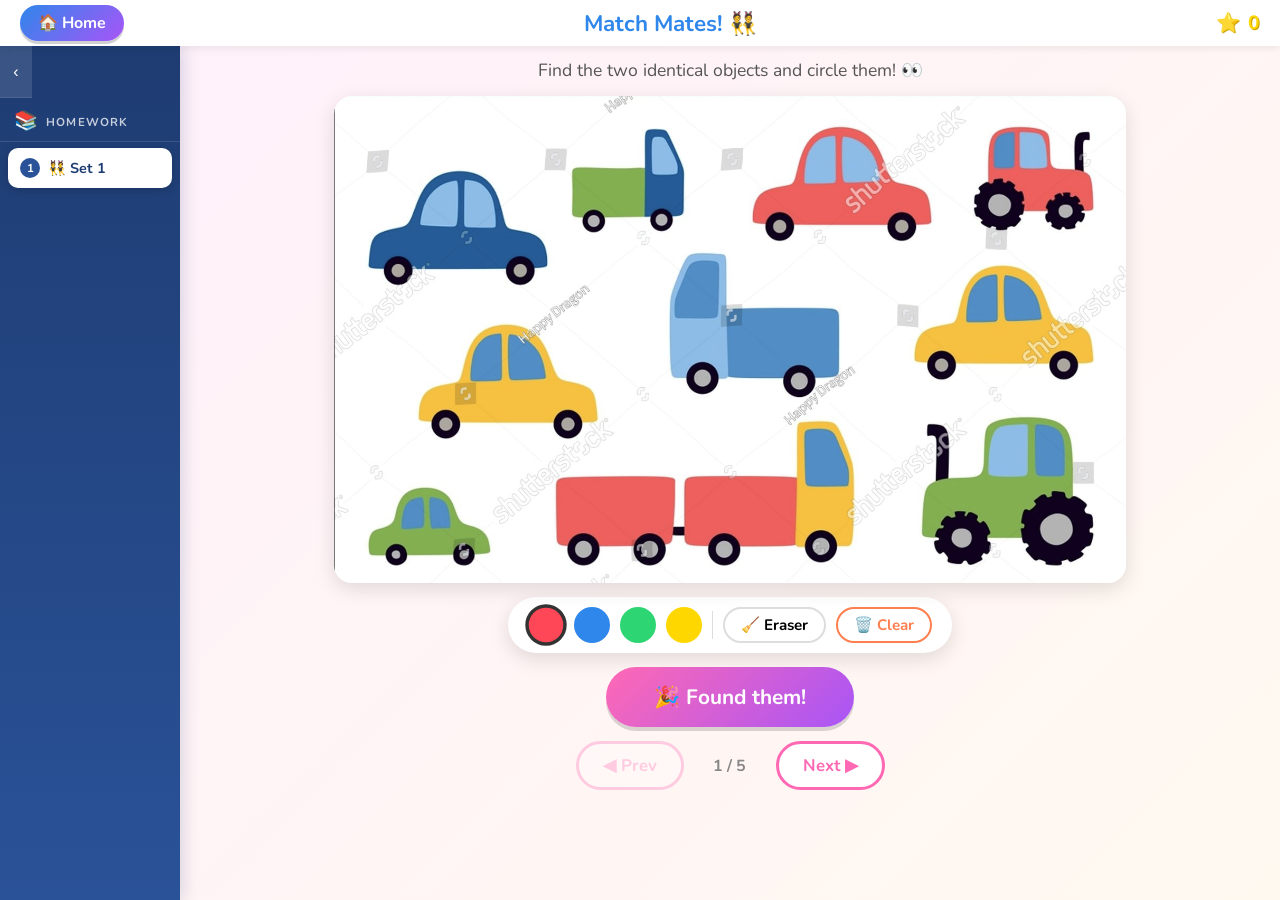
<file: lesson8-matchmates.html>
<!DOCTYPE html>
<html lang="en">
<head>
  <meta charset="UTF-8">
  <meta name="viewport" content="width=device-width, initial-scale=1.0, maximum-scale=1.0, user-scalable=no">
  <title>Match Mates! 👯</title>
  <meta name="description" content="Find the two identical objects and circle them!">
  <meta name="theme-color" content="#FF69B4">
  <meta name="apple-mobile-web-app-capable" content="yes">
  <link rel="manifest" href="manifest.json">
  <link rel="icon" href="favicon.svg" type="image/svg+xml">
  <link rel="stylesheet" href="style.css">
  <script src="sounds.js"></script>
  <script src="sidebar.js"></script>
  <script src="nav.js"></script>
  <script src="assignments/lesson8.js"></script>
  <style>
    body { background: linear-gradient(135deg, #FFF0FB, #FFF9F0); }

    main {
      max-width: 820px;
      margin: 0 auto;
      padding: 12px 14px 28px;
      display: flex;
      flex-direction: column;
      align-items: center;
      gap: 14px;
    }

    .instruction { font-size: 1.1rem; color: #555; text-align: center; }

    /* ── Scene image + drawing canvas ── */
    .scene-wrap {
      position: relative;
      width: 100%;
      border-radius: 18px;
      box-shadow: var(--shadow);
      background: #f5f5f5;
      cursor: crosshair;
    }

    .scene-img {
      width: 100%;
      display: block;
      border-radius: 18px;
      pointer-events: none;
      user-select: none;
      -webkit-user-drag: none;
    }

    .draw-canvas {
      position: absolute;
      inset: 0;
      width: 100%;
      height: 100%;
      border-radius: 18px;
      touch-action: none;
    }

    /* ── Drawing toolbar ── */
    .toolbar {
      display: flex;
      align-items: center;
      gap: 10px;
      flex-wrap: wrap;
      justify-content: center;
      background: #fff;
      border-radius: 50px;
      padding: 10px 20px;
      box-shadow: var(--shadow);
    }

    .color-dot {
      width: 36px;
      height: 36px;
      border-radius: 50%;
      border: 3px solid transparent;
      cursor: pointer;
      touch-action: manipulation;
      transition: transform 0.15s, border-color 0.15s;
      flex-shrink: 0;
    }
    .color-dot:active { transform: scale(0.88); }
    .color-dot.active { border-color: #333; transform: scale(1.15); }

    .tool-btn {
      height: 36px;
      padding: 0 16px;
      border-radius: 50px;
      border: 2px solid #ddd;
      background: #fff;
      font-family: var(--font-main);
      font-size: 0.95rem;
      font-weight: bold;
      cursor: pointer;
      touch-action: manipulation;
      transition: background 0.15s, border-color 0.15s, transform 0.1s;
      white-space: nowrap;
    }
    .tool-btn:active  { transform: scale(0.93); }
    .tool-btn.active  { background: #FFF0FB; border-color: var(--color-pink); color: var(--color-pink); }

    .toolbar-sep { width: 1px; height: 28px; background: #ddd; flex-shrink: 0; }

    .btn-clear { border-color: var(--color-orange); color: var(--color-orange); }
    .btn-clear:hover { background: #FFF3E0; }

    /* ── Found them button ── */
    .btn-found {
      font-size: 1.3rem;
      padding: 16px 48px;
      border-radius: 50px;
      background: linear-gradient(135deg, var(--color-pink), var(--color-purple));
      color: #fff;
      border: none;
      font-family: var(--font-main);
      font-weight: bold;
      cursor: pointer;
      touch-action: manipulation;
      box-shadow: 0 4px 0 rgba(0,0,0,0.15);
      transition: transform 0.1s, box-shadow 0.1s;
    }
    .btn-found:active {
      transform: translateY(2px);
      box-shadow: 0 2px 0 rgba(0,0,0,0.15);
    }

    /* ── Nav row ── */
    .nav-row {
      display: flex;
      align-items: center;
      gap: 16px;
    }
    .btn-nav {
      font-size: 1.05rem;
      padding: 10px 24px;
      border-radius: 50px;
      background: #fff;
      border: 3px solid var(--color-pink);
      color: var(--color-pink);
      font-family: var(--font-main);
      font-weight: bold;
      cursor: pointer;
      touch-action: manipulation;
      transition: background 0.15s, color 0.15s, transform 0.1s;
      min-width: 90px;
    }
    .btn-nav:active { transform: scale(0.93); }
    .btn-nav:hover  { background: var(--color-pink); color: #fff; }
    .btn-nav:disabled { opacity: 0.3; pointer-events: none; }

    .hw-counter { font-size: 1rem; font-weight: bold; color: #888; min-width: 60px; text-align: center; }

    @media (max-width: 500px) {
      .toolbar { padding: 8px 12px; gap: 8px; }
      .color-dot { width: 30px; height: 30px; }
      .tool-btn  { font-size: 0.85rem; padding: 0 12px; height: 32px; }
    }
  </style>
</head>
<body class="lesson-body">

<div class="top-bar">
  <button class="btn-home" onclick="location.href='index.html'">🏠 Home</button>
  <h1>Match Mates! 👯</h1>
  <div class="star-bar">⭐ <span id="star-count">0</span></div>
</div>

<div class="app-layout">

  <!-- Sidebar -->
  <div class="sidebar" id="sidebar">
    <button class="sidebar-toggle" id="sidebar-toggle" onclick="toggleSidebar()">›</button>
    <div class="sidebar-inner">
      <div class="sidebar-title">Homework</div>
      <div class="hw-list" id="hw-list"></div>
    </div>
  </div>

  <!-- Main content -->
  <div class="lesson-scroll">
    <main>
      <div class="instruction">Find the two identical objects and circle them! 👀</div>

      <!-- Scene image + drawing overlay -->
      <div class="scene-wrap" id="scene-wrap">
        <img id="scene-img" class="scene-img" src="" alt="Find the matching pair">
        <canvas id="draw-canvas" class="draw-canvas"></canvas>
      </div>

      <!-- Drawing toolbar -->
      <div class="toolbar">
        <div class="color-dot active" style="background:#FF4757;" data-color="#FF4757" onclick="setColor(this)"></div>
        <div class="color-dot"        style="background:#2F86EB;" data-color="#2F86EB" onclick="setColor(this)"></div>
        <div class="color-dot"        style="background:#2ED573;" data-color="#2ED573" onclick="setColor(this)"></div>
        <div class="color-dot"        style="background:#FFD700;" data-color="#FFD700" onclick="setColor(this)"></div>
        <div class="toolbar-sep"></div>
        <button class="tool-btn" id="btn-eraser" onclick="toggleEraser()">🧹 Eraser</button>
        <button class="tool-btn btn-clear"        onclick="clearCanvas()">🗑️ Clear</button>
      </div>

      <!-- Found them button -->
      <button class="btn-found" onclick="celebrate()">🎉 Found them!</button>

      <!-- Prev / counter / Next -->
      <div class="nav-row">
        <button class="btn-nav" id="btn-prev" onclick="goTo(currentImg - 1)">◀ Prev</button>
        <div class="hw-counter" id="hw-counter">1 / 1</div>
        <button class="btn-nav" id="btn-next" onclick="goTo(currentImg + 1)">Next ▶</button>
      </div>
    </main>
  </div>

</div>

<!-- Fireworks -->
<div id="fireworks-overlay" style="pointer-events:none; background:transparent !important;"></div>

<script>
let HOMEWORKS  = [];
let currentHW  = 0;
let currentImg = 0;
let stars      = 0;

// ── Drawing state ──
const PEN_SIZE    = 5;
const ERASER_SIZE = 26;
let penColor  = '#FF4757';
let isEraser  = false;
let isDrawing = false;
let strokes   = [];
let curStroke = null;
let canvas, ctx;

// ── Load a set from the sidebar ──
function loadHomework(idx) {
  if (idx < 0 || idx >= HOMEWORKS.length) return;
  currentHW  = idx;
  currentImg = 0;
  stars      = 0;
  document.getElementById('star-count').textContent = '0';
  saveProgress('lesson8', idx);
  renderSidebar(HOMEWORKS, currentHW, loadHomework);
  loadImage();
  updateNav();
}

// ── Load scene image ──
function loadImage() {
  const src = HOMEWORKS[currentHW].images[currentImg];
  const img = document.getElementById('scene-img');
  strokes   = [];
  curStroke = null;

  img.onload = () => {
    requestAnimationFrame(() => {
      sizeCanvas();
      redraw();
    });
  };
  img.src = src;
  if (img.complete && img.naturalWidth) { img.onload = null; sizeCanvas(); redraw(); }
}

// ── Size canvas to match rendered image ──
function sizeCanvas() {
  const img  = document.getElementById('scene-img');
  const rect = img.getBoundingClientRect();
  if (rect.width === 0) return;
  canvas.width  = Math.round(rect.width);
  canvas.height = Math.round(rect.height);
}

// ── Redraw all strokes ──
function redraw() {
  ctx.clearRect(0, 0, canvas.width, canvas.height);
  [...strokes, ...(curStroke ? [curStroke] : [])].forEach(s => drawStroke(s));
}

function drawStroke(s) {
  if (!s.points.length) return;
  ctx.save();
  ctx.globalCompositeOperation = s.eraser ? 'destination-out' : 'source-over';
  ctx.strokeStyle = s.eraser ? 'rgba(0,0,0,1)' : s.color;
  ctx.lineWidth   = s.size;
  ctx.lineCap     = 'round';
  ctx.lineJoin    = 'round';
  ctx.beginPath();
  ctx.moveTo(s.points[0].x * canvas.width, s.points[0].y * canvas.height);
  for (let i = 1; i < s.points.length; i++) {
    ctx.lineTo(s.points[i].x * canvas.width, s.points[i].y * canvas.height);
  }
  if (s.points.length === 1) {
    ctx.arc(s.points[0].x * canvas.width, s.points[0].y * canvas.height, s.size / 2, 0, Math.PI * 2);
    ctx.fill();
  } else {
    ctx.stroke();
  }
  ctx.restore();
}

function relPos(e) {
  const r  = canvas.getBoundingClientRect();
  const cx = e.touches ? e.touches[0].clientX : e.clientX;
  const cy = e.touches ? e.touches[0].clientY : e.clientY;
  return {
    x: Math.max(0, Math.min(1, (cx - r.left) / r.width)),
    y: Math.max(0, Math.min(1, (cy - r.top)  / r.height))
  };
}

// ── Pointer handlers ──
function onDown(e) {
  e.preventDefault();
  isDrawing = true;
  const pos = relPos(e);
  curStroke = { points: [pos], color: penColor, size: isEraser ? ERASER_SIZE : PEN_SIZE, eraser: isEraser };
  SFX.draw();
  redraw();
}

function onMove(e) {
  e.preventDefault();
  if (!isDrawing || !curStroke) return;
  const pos  = relPos(e);
  const last = curStroke.points[curStroke.points.length - 1];
  if (Math.abs(pos.x - last.x) < 0.002 && Math.abs(pos.y - last.y) < 0.002) return;
  curStroke.points.push(pos);
  redraw();
}

function onUp() {
  if (!isDrawing) return;
  isDrawing = false;
  if (curStroke && curStroke.points.length) strokes.push(curStroke);
  curStroke = null;
  redraw();
}

// ── Tool controls ──
function setColor(dot) {
  penColor = dot.dataset.color;
  isEraser = false;
  document.querySelectorAll('.color-dot').forEach(d => d.classList.remove('active'));
  dot.classList.add('active');
  document.getElementById('btn-eraser').classList.remove('active');
}

function toggleEraser() {
  isEraser = !isEraser;
  document.getElementById('btn-eraser').classList.toggle('active', isEraser);
  document.querySelectorAll('.color-dot').forEach(d =>
    d.classList.toggle('active', !isEraser && d.dataset.color === penColor));
  SFX.click();
}

function clearCanvas() {
  strokes = []; curStroke = null;
  SFX.click();
  redraw();
}

// ── Found them! ──
function celebrate() {
  stars++;
  document.getElementById('star-count').textContent = stars;
  SFX.celebrate();
  const overlay = document.getElementById('fireworks-overlay');
  overlay.classList.add('show');
  spawnFireworks();
  setTimeout(() => { overlay.classList.remove('show'); overlay.innerHTML = ''; }, 2500);
}

// ── Navigation ──
function goTo(idx) {
  const total = HOMEWORKS[currentHW].images.length;
  if (idx < 0 || idx >= total) return;
  SFX.click();
  currentImg = idx;
  loadImage();
  updateNav();
}

function updateNav() {
  const total = HOMEWORKS[currentHW].images.length;
  document.getElementById('btn-prev').disabled      = currentImg === 0;
  document.getElementById('btn-next').disabled      = currentImg === total - 1;
  document.getElementById('hw-counter').textContent = `${currentImg + 1} / ${total}`;
}

// ── Init ──
document.addEventListener('DOMContentLoaded', () => {
  canvas = document.getElementById('draw-canvas');
  ctx    = canvas.getContext('2d');

  canvas.addEventListener('pointerdown', onDown, { passive: false });
  window.addEventListener('pointermove',  onMove, { passive: false });
  window.addEventListener('pointerup',    onUp);
  window.addEventListener('pointercancel', onUp);

  canvas.addEventListener('touchstart', onDown, { passive: false });
  window.addEventListener('touchmove',  onMove, { passive: false });
  window.addEventListener('touchend',   onUp,   { passive: false });

  window.addEventListener('resize', () => { sizeCanvas(); redraw(); });

  HOMEWORKS = HOMEWORK_CONFIG;
  loadHomework(getProgress('lesson8'));
});
</script>
</body>
</html>
</file>
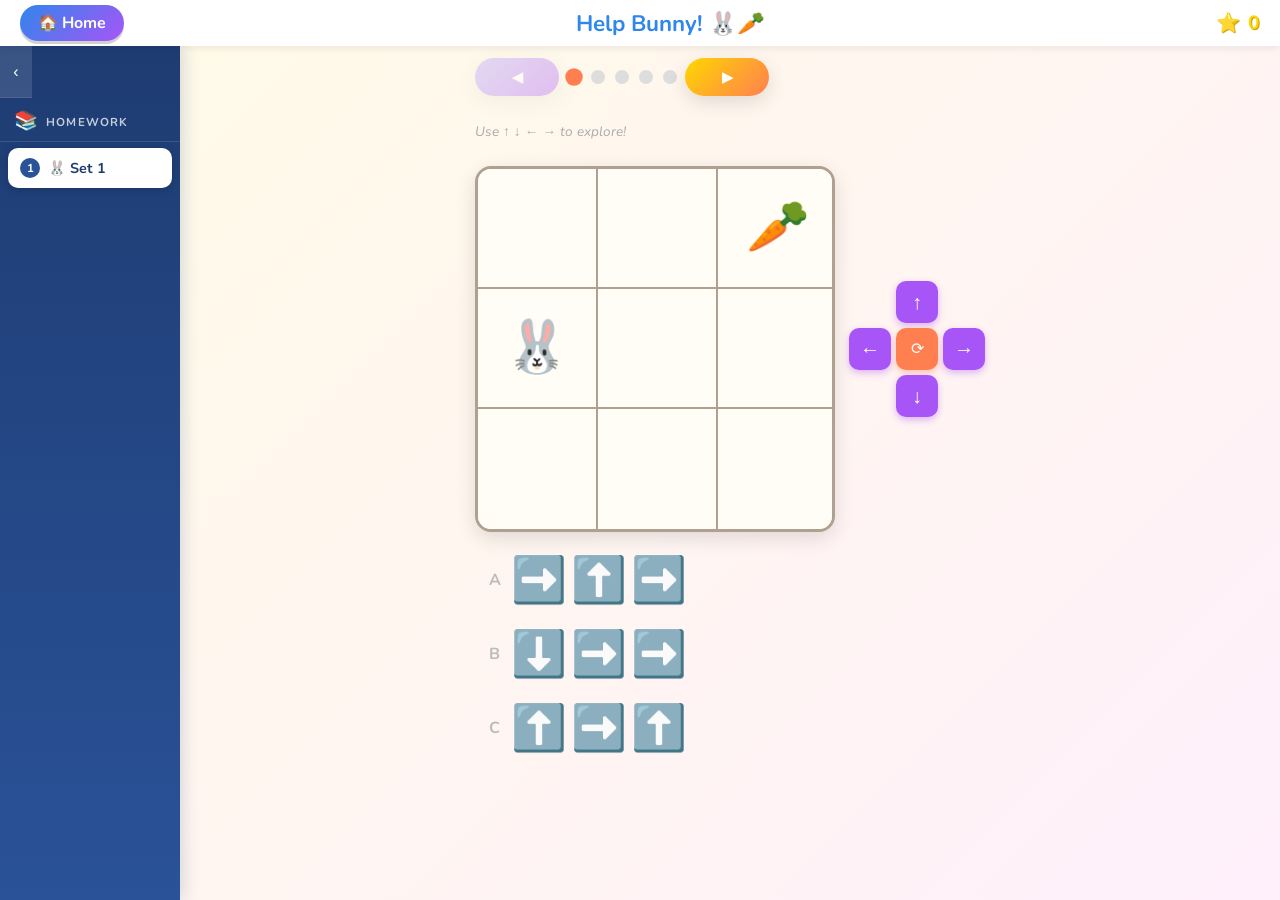
<file: lesson9-bunny.html>
<!DOCTYPE html>
<html lang="en">
<head>
  <meta charset="UTF-8">
  <meta name="viewport" content="width=device-width, initial-scale=1.0, maximum-scale=1.0, user-scalable=no">
  <title>Help Bunny Find the Carrot! 🐰</title>
  <meta name="description" content="Guide the bunny to the carrot by picking the right path!">
  <meta name="theme-color" content="#FF7F50">
  <meta name="apple-mobile-web-app-capable" content="yes">
  <link rel="manifest" href="manifest.json">
  <link rel="icon" href="favicon.svg" type="image/svg+xml">
  <link rel="stylesheet" href="style.css">
  <script src="sounds.js"></script>
  <script src="sidebar.js"></script>
  <script src="nav.js"></script>
  <script src="assignments/lesson9_PathFinding.js"></script>
  <style>
    body { background: linear-gradient(135deg, #FFFBE6 0%, #FFF0FB 100%); }

    /* Prevent double-tap zoom on all interactive elements (iOS Safari ignores user-scalable=no) */
    button, a, [onclick] { touch-action: manipulation; }

    main {
      max-width: 580px;
      margin: 0 auto;
      padding: 12px 14px 36px;
      display: flex;
      flex-direction: column;
      align-items: center;
      gap: 16px;
    }

    .instruction {
      font-size: 1.2rem;
      color: #555;
      text-align: center;
      font-weight: bold;
    }

    /* ── Progress dots ── */
    .progress {
      display: flex;
      gap: 10px;
      justify-content: center;
    }
    .dot {
      width: 14px;
      height: 14px;
      border-radius: 50%;
      background: #ddd;
      transition: background 0.3s, transform 0.2s;
    }
    .dot.done    { background: var(--color-green); }
    .dot.current { background: var(--color-orange); transform: scale(1.25); }

    /* ── Grid — spreadsheet / chessboard style, size driven by --grid-cols ── */
    .grid {
      display: grid;
      grid-template-columns: repeat(var(--grid-cols, 3), 1fr);
      gap: 0;
      background: #fff;
      border-radius: 16px;
      box-shadow: var(--shadow);
      border: 3px solid #b0a090;
      overflow: hidden;
      width: min(360px, 90vw);
    }

    .cell {
      width: calc(min(360px, 90vw) / var(--grid-cols, 3));
      height: calc(min(360px, 90vw) / var(--grid-cols, 3));
      background: #FFFDF5;
      border-right: 2px solid #b0a090;
      border-bottom: 2px solid #b0a090;
      display: flex;
      align-items: center;
      justify-content: center;
      font-size: var(--cell-emoji-size, 3.2rem);
      line-height: 1;
      transition: background 0.2s, transform 0.15s;
      position: relative;
    }

    /* Last column / last row borders removed via JS-applied classes */
    .cell.no-right  { border-right: none; }
    .cell.no-bottom { border-bottom: none; }


    .cell.active-bunny {
      background: rgba(46, 213, 115, 0.35) !important;
      transform: scale(1.08);
      z-index: 1;
    }

    .cell.flash-error {
      animation: cell-error-flash 0.45s ease;
    }

    @keyframes cell-error-flash {
      0%   { background: inherit; }
      35%  { background: rgba(255, 71, 87, 0.55) !important; }
      100% { background: inherit; }
    }

    /* D-pad out-of-bounds: shake + danger pulse */
    .cell.cell-danger {
      animation: cell-danger-shake 0.55s ease;
      z-index: 2;
    }

    @keyframes cell-danger-shake {
      0%   { transform: translateX(0)    scale(1);    background: #FFFDF5;                        box-shadow: none; }
      10%  { transform: translateX(-7px) scale(1.08); background: rgba(255,71,87,0.75) !important; box-shadow: 0 0 0 4px rgba(255,71,87,0.5); }
      25%  { transform: translateX(7px)  scale(1.08); background: rgba(255,71,87,0.85) !important; box-shadow: 0 0 0 6px rgba(255,71,87,0.6); }
      40%  { transform: translateX(-5px) scale(1.05); background: rgba(255,71,87,0.65) !important; box-shadow: 0 0 0 4px rgba(255,71,87,0.4); }
      55%  { transform: translateX(4px)  scale(1.03); background: rgba(255,71,87,0.45) !important; box-shadow: 0 0 0 3px rgba(255,71,87,0.3); }
      70%  { transform: translateX(-2px) scale(1.01); background: rgba(255,71,87,0.25) !important; box-shadow: none; }
      100% { transform: translateX(0)    scale(1);    background: #FFFDF5;                        box-shadow: none; }
    }

    /* ── Outer column: centers options under the full grid+dpad width ── */
    .game-column {
      display: flex;
      flex-direction: column;
      align-items: flex-start;
      gap: 16px;
    }

    /* ── Grid + D-pad row ── */
    .grid-with-dpad {
      display: flex;
      flex-direction: row;
      align-items: center;
      gap: 14px;
    }

    /* ── D-pad ── */
    .dpad {
      display: grid;
      grid-template-columns: repeat(3, 42px);
      grid-template-rows: repeat(3, 42px);
      gap: 5px;
      flex-shrink: 0;
    }

    .dpad-btn {
      width: 42px;
      height: 42px;
      border-radius: 10px;
      background: var(--color-purple);
      color: #fff;
      font-size: 1.25rem;
      font-family: inherit;
      border: none;
      cursor: pointer;
      touch-action: manipulation;
      user-select: none;
      box-shadow: 0 3px 7px rgba(168,85,247,0.4);
      transition: transform 0.1s, box-shadow 0.1s;
      display: flex;
      align-items: center;
      justify-content: center;
    }

    .dpad-btn:active { transform: scale(0.88); box-shadow: 0 1px 3px rgba(168,85,247,0.3); }

    .dpad-reset {
      background: var(--color-orange);
      box-shadow: 0 3px 7px rgba(255,127,80,0.4);
      font-size: 1rem;
    }

    .dpad-empty { width: 42px; height: 42px; }

    .dpad-btn:disabled {
      opacity: 0.35;
      cursor: not-allowed;
      transform: none !important;
      box-shadow: none !important;
    }

    /* ── Move trail ── */
    .move-trail {
      display: flex;
      flex-wrap: wrap;
      gap: 6px;
      align-items: center;
      min-height: 38px;
      width: min(360px, 90vw);
    }

    .move-chip {
      display: inline-flex;
      align-items: center;
      justify-content: center;
      width: 36px;
      height: 36px;
      border-radius: 8px;
      background: var(--color-purple);
      color: #fff;
      font-size: 1.15rem;
      font-weight: bold;
      box-shadow: 0 2px 5px rgba(168,85,247,0.35);
      animation: bounce-in 0.25s ease both;
    }

    .move-trail-empty {
      font-size: 0.85rem;
      color: #aaa;
      font-style: italic;
    }

    /* ── Round nav buttons ── */
    .round-nav {
      display: flex;
      gap: 8px;
      align-items: center;
      justify-content: flex-start;
    }

    .btn-nav {
      min-width: 84px;
      min-height: 38px;
      font-family: inherit;
      font-size: 0.85rem;
      font-weight: bold;
      padding: 7px 14px;
      border: none;
      border-radius: 50px;
      cursor: pointer;
      touch-action: manipulation;
      box-shadow: var(--shadow);
      transition: transform 0.15s, opacity 0.2s;
      display: flex;
      align-items: center;
      justify-content: center;
      gap: 6px;
    }

    .btn-nav:active { transform: scale(0.95); }
    .btn-nav:disabled { opacity: 0.35; cursor: default; }

    .btn-prev { background: linear-gradient(135deg, #b0a0ff, var(--color-purple)); color: #fff; }
    .btn-next-nav { background: linear-gradient(135deg, #FFD700, #FF7F50); color: #fff; }

    /* ── Options below grid ── */
    .options-label {
      font-size: 0.95rem;
      color: #888;
      font-weight: bold;
      text-align: center;
      width: var(--options-width, min(360px, 90vw));
    }

    .options {
      display: flex;
      flex-direction: column;
      gap: 10px;
    }

    .option-card {
      width: 100%;
      /* background: #fff; */
      border-radius: 16px;
      /* border: 3px solid #e8ddd0; */
      padding: 10px 14px;
      display: flex;
      flex-direction: row;
      align-items: center;
      gap: 10px;
      cursor: pointer;
      touch-action: manipulation;
      user-select: none;
      /* transition: transform 0.15s, border-color 0.15s, box-shadow 0.15s, opacity 0.2s; */
      /* box-shadow: var(--shadow); */
      min-height: 62px;
      /* box-sizing: border-box; */
    }

    .option-card:not(.disabled):not(.correct):not(.wrong):hover {
      transform: scale(1.03);
      border-color: var(--color-purple);
    }

    .option-card:not(.disabled):not(.correct):not(.wrong):active {
      transform: scale(0.97);
    }

    .option-card.selected {
      border-color: var(--color-purple);
      background: rgba(168, 85, 247, 0.08);
    }

    .option-card.correct {
      border-color: var(--color-green);
      background: rgba(46, 213, 115, 0.15);
    }

    .option-card.wrong {
      border-color: var(--color-red);
      background: rgba(255, 71, 87, 0.07);
      opacity: 0.4;
      pointer-events: none;
    }

    .option-card.disabled { pointer-events: none; }

    .option-letter {
      font-size: 1rem;
      font-weight: bold;
      color: #bbb;
      min-width: 18px;
    }

    /* ── Arrow blocks row ── */
    .arrow-blocks {
      display: flex;
      flex-direction: row;
      gap: 6px;
      flex-wrap: wrap;
    }

    .arrow-block {
      width: 44px;
      height: 44px;
      border-radius: 10px;
      /* background: var(--color-purple); */
      color: #fff;
      font-size: 2.8rem;
      display: flex;
      align-items: center;
      justify-content: center;
      /* box-shadow: 0 3px 6px rgba(168,85,247,0.35); */
      flex-shrink: 0;
      margin-right: 10px;
    }

    .option-card.correct .arrow-block {
      background: var(--color-green);
      box-shadow: 0 3px 6px rgba(46,213,115,0.35);
    }

    .option-card.wrong .arrow-block {
      background: #ccc;
      box-shadow: none;
    }

    /* ── Next Round button ── */
    .btn-next {
      display: none;
      min-width: 170px;
      min-height: 62px;
      font-family: inherit;
      font-size: 1.25rem;
      font-weight: bold;
      padding: 14px 28px;
      background: linear-gradient(135deg, var(--color-green), #27ae60);
      color: #fff;
      border: none;
      border-radius: 50px;
      cursor: pointer;
      box-shadow: var(--shadow);
      touch-action: manipulation;
      transition: transform 0.15s;
      align-items: center;
      justify-content: center;
      gap: 8px;
    }

    .action-row {
      display: flex;
      gap: 12px;
      align-items: center;
      flex-wrap: wrap;
    }

    .btn-next.show {
      display: inline-flex;
      animation: bounce-in 0.4s ease both;
    }

    .btn-next:active { transform: scale(0.96); }

    .btn-restart {
      display: none;
      min-width: 140px;
      min-height: 62px;
      font-family: inherit;
      font-size: 1.25rem;
      font-weight: bold;
      padding: 14px 24px;
      background: linear-gradient(135deg, #FF6B9D, var(--color-red));
      color: #fff;
      border: none;
      border-radius: 50px;
      cursor: pointer;
      box-shadow: var(--shadow);
      touch-action: manipulation;
      transition: transform 0.15s;
      align-items: center;
      justify-content: center;
      gap: 8px;
    }

    .btn-restart.show {
      display: inline-flex;
      animation: bounce-in 0.4s ease 0.15s both;
    }

    .btn-restart:active { transform: scale(0.96); }

    /* ── Fireworks ── */
    #fireworks-overlay {
      position: fixed;
      inset: 0;
      pointer-events: none;
      z-index: 999;
      overflow: hidden;
    }

    .firework-circle {
      position: absolute;
      border-radius: 50%;
      animation: fw-pop 0.85s ease-out forwards;
    }

    @keyframes fw-pop {
      0%   { transform: scale(0);   opacity: 1; }
      100% { transform: scale(4.5); opacity: 0; }
    }

    /* ── Responsive ── */
    @media (max-width: 480px) {
      .option-card { min-height: 54px; padding: 8px 10px; }
      .arrow-block { width: 38px; height: 38px; font-size: 1.3rem; }
    }

    @media (max-width: 360px) {
      .cell        { font-size: 2rem; }
      .arrow-block { width: 32px; height: 32px; font-size: 1.1rem; }
    }
  </style>
</head>
<body class="lesson-body">

<div class="top-bar">
  <button class="btn-home" onclick="location.href='index.html'">🏠 Home</button>
  <h1>Help Bunny! 🐰🥕</h1>
  <div class="star-bar">⭐ <span id="star-count">0</span></div>
</div>

<div class="app-layout">
  <div class="sidebar" id="sidebar">
    <button class="sidebar-toggle" id="sidebar-toggle" onclick="toggleSidebar()">›</button>
    <div class="sidebar-inner">
      <div class="sidebar-title">Homework</div>
      <div class="hw-list" id="hw-list"></div>
    </div>
  </div>

  <div class="lesson-scroll">
    <main>
      <div class="game-column">
        <div class="round-nav">
          <button class="btn-nav btn-prev" id="btn-prev" onclick="prevRound()">◀</button>
          <div class="progress" id="progress"></div>
          <button class="btn-nav btn-next-nav" id="btn-nav-next" onclick="nextRound()">▶</button>
        </div>
        <div class="move-trail" id="move-trail"><span class="move-trail-empty">Use ↑ ↓ ← → to explore!</span></div>
        <div class="grid-with-dpad">
          <div class="grid" id="grid"></div>
          <div class="dpad">
            <div class="dpad-empty"></div>
            <button class="dpad-btn" onclick="moveBunnyDpad('UP')">↑</button>
            <div class="dpad-empty"></div>
            <button class="dpad-btn" onclick="moveBunnyDpad('LEFT')">←</button>
            <button class="dpad-btn dpad-reset" onclick="resetBunnyDpad()">⟳</button>
            <button class="dpad-btn" onclick="moveBunnyDpad('RIGHT')">→</button>
            <div class="dpad-empty"></div>
            <button class="dpad-btn" onclick="moveBunnyDpad('DOWN')">↓</button>
            <div class="dpad-empty"></div>
          </div>
        </div>
        <div class="options" id="options"></div>
      </div>

      <div id="feedback" class="feedback"></div>

      <div class="action-row" id="action-row">
        <button class="btn-next" id="btn-next" onclick="nextRound()">Next Round ➡️</button>
        <button class="btn-restart" id="btn-restart" onclick="restartGame()">🔄 Restart</button>
      </div>
    </main>
  </div>
</div>

<div id="fireworks-overlay"></div>

<script>
// ============================================================
//  Direction definitions
// ============================================================
const DIRS = {
  UP:    { dr: -1, dc:  0, arrow: '⬆️' },
  DOWN:  { dr:  1, dc:  0, arrow: '⬇️' },
  LEFT:  { dr:  0, dc: -1, arrow: '⬅️' },
  RIGHT: { dr:  0, dc:  1, arrow: '➡️' },
};
// ============================================================
//  State
// ============================================================
let currentHWIdx   = 0;
let currentRoundIdx = 0;
let stars          = 0;
let locked         = false;
let bunnyPos       = [0, 0]; // original start position for the round
let liveBunnyPos   = [0, 0]; // current displayed position (D-pad moves this)
let carrotPos      = [2, 2];
let dpadMoves      = [];     // moves recorded via D-pad
let gridSize       = 3;      // active grid dimension (3, 4, or 5)

function hw()    { return HOMEWORK_CONFIG[currentHWIdx]; }
function round() { return hw().rounds[currentRoundIdx]; }

// ============================================================
//  Initialise
// ============================================================
function init() {
  renderSidebar(HOMEWORK_CONFIG, currentHWIdx, (idx) => {
    currentHWIdx    = idx;
    currentRoundIdx = 0;
    stars           = 0;
    document.getElementById('star-count').textContent = 0;
    loadRound();
    toggleSidebar();
  });
  loadRound();
}

// ============================================================
//  Load a round
// ============================================================
function loadRound() {
  locked = false;
  document.getElementById('btn-next').classList.remove('show');
  document.getElementById('btn-restart').classList.remove('show');
  document.getElementById('feedback').className = 'feedback';

  const r = round();
  gridSize     = r.gridSize || hw().gridSize || 3;
  bunnyPos     = [...r.bunny];
  liveBunnyPos = [...r.bunny];
  carrotPos    = [...r.carrot];
  dpadMoves    = [];

  const options = round().options;

  renderGrid();
  renderProgress();
  renderOptions(options);
  updateNavButtons();
  renderMoveTrail();
  updateDpadButtons();
}

// ============================================================
//  Grid
// ============================================================
function renderGrid() {
  const grid = document.getElementById('grid');
  // Emoji size: shrink for larger grids
  const emojiFontSize = gridSize <= 3 ? 3.2 : gridSize === 4 ? 2.4 : 1.8;
  grid.style.setProperty('--grid-cols', gridSize);
  grid.style.setProperty('--cell-emoji-size', emojiFontSize + 'rem');
  grid.innerHTML = '';
  for (let r = 0; r < gridSize; r++) {
    for (let c = 0; c < gridSize; c++) {
      const cell = document.createElement('div');
      cell.className = 'cell';
      if (c === gridSize - 1) cell.classList.add('no-right');
      if (r === gridSize - 1) cell.classList.add('no-bottom');
      cell.id = `cell-${r}-${c}`;
      if (r === liveBunnyPos[0] && c === liveBunnyPos[1]) cell.textContent = '🐰';
      if (r === carrotPos[0]   && c === carrotPos[1])    cell.textContent = '🥕';
      grid.appendChild(cell);
    }
  }
}

function cellEl(r, c) { return document.getElementById(`cell-${r}-${c}`); }

function setCellContent(r, c) {
  // Restore a cell to its "neutral" content after the bunny leaves it
  const el = cellEl(r, c);
  el.textContent = (r === carrotPos[0] && c === carrotPos[1]) ? '🥕' : '';
  el.classList.remove('active-bunny');
}

function shuffle(arr) {
  for (let i = arr.length - 1; i > 0; i--) {
    const j = Math.floor(Math.random() * (i + 1));
    [arr[i], arr[j]] = [arr[j], arr[i]];
  }
}

// ============================================================
//  Options rendering
// ============================================================
function renderOptions(options) {
  const container = document.getElementById('options');
  container.innerHTML = '';

  options.forEach((opt, i) => {
    const card = document.createElement('div');
    card.className = 'option-card';
    card.id = `opt-${i}`;

    const letter = document.createElement('div');
    letter.className = 'option-letter';
    letter.textContent = String.fromCharCode(65 + i); // A B C

    const blocks = document.createElement('div');
    blocks.className = 'arrow-blocks';
    opt.moves.forEach(m => {
      const blk = document.createElement('div');
      blk.className = 'arrow-block';
      blk.textContent = DIRS[m].arrow;
      blocks.appendChild(blk);
    });

    card.appendChild(letter);
    card.appendChild(blocks);
    card.addEventListener('pointerdown', () => {
      if (locked) return;
      SFX.click();
      animateAndCheck(i, opt);
    });
    container.appendChild(card);
  });
}

// ============================================================
//  Animation + answer check
// ============================================================
async function animateAndCheck(idx, opt) {
  locked = true;
  // Always animate from the original start position
  liveBunnyPos = [...bunnyPos];
  renderGrid();

  const card = document.getElementById(`opt-${idx}`);
  card.classList.add('selected', 'disabled');

  let ar = bunnyPos[0];
  let ac = bunnyPos[1];

  for (const move of opt.moves) {
    const { dr, dc } = DIRS[move];
    const nr = ar + dr;
    const nc = ac + dc;

    if (nr < 0 || nr >= gridSize || nc < 0 || nc >= gridSize) {
      // Out of bounds
      const cell = cellEl(ar, ac);
      cell.classList.add('flash-error');
      SFX.wrong();
      await sleep(120);
      showFeedback("Oops! The bunny fell off! 🐰 Try again!", 'wrong');
      await sleep(1400);
      cell.classList.remove('flash-error');
      card.classList.replace('selected', 'wrong');
      renderGrid();
      document.getElementById('btn-restart').classList.add('show');
      locked = false;
      return;
    }

    // Vacate current cell
    setCellContent(ar, ac);

    // Move bunny
    ar = nr;
    ac = nc;
    const newCell = cellEl(ar, ac);
    newCell.textContent = '🐰';
    newCell.classList.add('active-bunny');
    SFX.pop();

    await sleep(420);
  }

  // Remove highlight
  document.querySelectorAll('.cell').forEach(c => c.classList.remove('active-bunny'));

  if (ar === carrotPos[0] && ac === carrotPos[1]) {
    // ✅ Correct!
    SFX.celebrate();
    card.classList.replace('selected', 'correct');
    stars++;
    document.getElementById('star-count').textContent = stars;
    showFeedback('Great job! 🎉 The bunny found the carrot!', 'correct');
    spawnFireworks();
    await sleep(800);
    const btnNext = document.getElementById('btn-next');
    btnNext.textContent = currentRoundIdx >= hw().rounds.length - 1 ? '🏆 All Done!' : 'Next Round ➡️';
    btnNext.classList.add('show');
    document.getElementById('btn-restart').classList.add('show');
  } else {
    // ❌ Wrong cell
    SFX.wrong();
    cellEl(ar, ac).classList.add('flash-error');
    showFeedback("Oops! That's not the carrot! 🥕 Try again!", 'wrong');
    card.classList.replace('selected', 'wrong');
    await sleep(1300);
    cellEl(ar, ac).classList.remove('flash-error');
    renderGrid();
    document.getElementById('btn-restart').classList.add('show');
    locked = false;
  }
}

function sleep(ms) { return new Promise(r => setTimeout(r, ms)); }

// ============================================================
//  D-pad controls
// ============================================================
function maxDpadSteps() {
  return Math.max(...round().options.map(o => o.moves.length));
}

function renderMoveTrail() {
  const el = document.getElementById('move-trail');
  if (dpadMoves.length === 0) {
    el.innerHTML = '<span class="move-trail-empty">Use ↑ ↓ ← → to explore!</span>';
  } else {
    const arrowMap = { UP: '↑', DOWN: '↓', LEFT: '←', RIGHT: '→' };
    el.innerHTML = dpadMoves.map(d => `<span class="move-chip">${arrowMap[d]}</span>`).join('');
  }
}

function updateDpadButtons() {
  const maxed = dpadMoves.length >= maxDpadSteps();
  ['UP','DOWN','LEFT','RIGHT'].forEach(dir => {
    const btn = document.querySelector(`.dpad-btn[onclick="moveBunnyDpad('${dir}')"]`);
    if (btn) btn.disabled = maxed;
  });
}

function moveBunnyDpad(dir) {
  if (locked) return;
  if (dpadMoves.length >= maxDpadSteps()) return;

  const { dr, dc } = DIRS[dir];
  const nr = liveBunnyPos[0] + dr;
  const nc = liveBunnyPos[1] + dc;

  if (nr < 0 || nr >= gridSize || nc < 0 || nc >= gridSize) {
    // Out of bounds — danger shake on current cell
    const cell = cellEl(liveBunnyPos[0], liveBunnyPos[1]);
    cell.classList.remove('cell-danger'); // reset if already animating
    void cell.offsetWidth;               // force reflow to restart animation
    cell.classList.add('cell-danger');
    SFX.wrong();
    setTimeout(() => cell.classList.remove('cell-danger'), 600);
    return;
  }

  // Vacate current cell
  setCellContent(liveBunnyPos[0], liveBunnyPos[1]);
  liveBunnyPos = [nr, nc];

  const newCell = cellEl(nr, nc);
  newCell.textContent = '🐰';
  newCell.classList.add('active-bunny');
  SFX.pop();
  setTimeout(() => newCell.classList.remove('active-bunny'), 300);

  dpadMoves.push(dir);
  renderMoveTrail();
  updateDpadButtons();
}

function resetBunnyDpad() {
  if (locked) return;
  liveBunnyPos = [...bunnyPos];
  dpadMoves = [];
  renderGrid();
  renderMoveTrail();
  updateDpadButtons();
  SFX.click();
}

// ============================================================
//  Round navigation
// ============================================================
function nextRound() {
  const h = hw();
  currentRoundIdx = (currentRoundIdx + 1) % h.rounds.length;
  loadRound();
}

function restartGame() {
  loadRound();
}

function prevRound() {
  const h = hw();
  currentRoundIdx = (currentRoundIdx - 1 + h.rounds.length) % h.rounds.length;
  loadRound();
}

function updateNavButtons() {
  document.getElementById('btn-prev').disabled     = currentRoundIdx === 0;
  document.getElementById('btn-nav-next').disabled = currentRoundIdx === hw().rounds.length - 1;
}

// ============================================================
//  Progress dots
// ============================================================
function renderProgress() {
  const c = document.getElementById('progress');
  c.innerHTML = '';
  hw().rounds.forEach((_, i) => {
    const dot = document.createElement('div');
    dot.className = 'dot' +
      (i < currentRoundIdx ? ' done' : i === currentRoundIdx ? ' current' : '');
    c.appendChild(dot);
  });
}

// ============================================================
//  Feedback
// ============================================================
function showFeedback(msg, type) {
  const el = document.getElementById('feedback');
  el.textContent = msg;
  el.className = `feedback ${type} show`;
  if (type === 'wrong') setTimeout(() => el.classList.remove('show'), 2200);
}

// ============================================================
//  Fireworks
// ============================================================
function spawnFireworks() {
  const overlay = document.getElementById('fireworks-overlay');
  const colors  = ['#FF4757','#FFD700','#2ED573','#2F86EB','#A855F7','#FF69B4','#FF7F50','#4ECDC4'];
  for (let i = 0; i < 22; i++) {
    setTimeout(() => {
      const fw  = document.createElement('div');
      fw.className = 'firework-circle';
      const sz  = 18 + Math.random() * 22;
      fw.style.cssText = [
        `left:${8 + Math.random() * 84}%`,
        `top:${8 + Math.random() * 72}%`,
        `width:${sz}px`,
        `height:${sz}px`,
        `background:${colors[Math.floor(Math.random() * colors.length)]}`,
      ].join(';');
      overlay.appendChild(fw);
      setTimeout(() => fw.remove(), 950);
    }, i * 70);
  }
}

// ============================================================
//  Boot
// ============================================================
window.addEventListener('DOMContentLoaded', init);
</script>
</body>
</html>
</file>
<file: style.css>
/* ============================================
   Kids Math & Logic App — Shared Styles
   ============================================ */

/* Nunito — rounded, legible, great for kids */
@import url('https://fonts.googleapis.com/css2?family=Nunito:wght@400;700;900&display=swap');

:root {
  --color-red:    #FF4757;
  --color-blue:   #2F86EB;
  --color-green:  #2ED573;
  --color-yellow: #FFD700;
  --color-purple: #A855F7;
  --color-orange: #FF7F50;
  --color-pink:   #FF69B4;
  --color-bg:     #FFF9F0;
  --color-card1:  #FF6B9D;
  --color-card2:  #4ECDC4;
  --color-card3:  #FFE66D;
  --color-card4:  #A8E6CF;
  --color-card5:  #C9A0DC;
  --radius:       20px;
  --shadow:       0 6px 20px rgba(0,0,0,0.12);
  --font-main:    'Nunito', 'Comic Sans MS', 'Chalkboard SE', 'Arial Rounded MT Bold', cursive;
}

* {
  box-sizing: border-box;
  margin: 0;
  padding: 0;
  -webkit-tap-highlight-color: transparent;
  touch-action: manipulation;
}

html, body {
  height: 100%;
  font-family: var(--font-main);
  background: var(--color-bg);
  color: #333;
  user-select: none;
  -webkit-user-select: none;
}

/* ---- Shared Header ---- */
.top-bar {
  display: flex;
  align-items: center;
  justify-content: space-between;
  padding: 5px 20px;
  background: #fff;
  box-shadow: 0 2px 8px rgba(0,0,0,0.08);
  position: sticky;
  top: 0;
  z-index: 100;
}

.top-bar h1 {
  font-size: 1.4rem;
  color: var(--color-blue);
}

.btn-home {
  background: linear-gradient(135deg, #2F86EB, #A855F7);
  color: #fff;
  border: none;
  padding: 7px 18px;
  border-radius: 50px;
  font-family: var(--font-main);
  font-size: 1rem;
  font-weight: bold;
  cursor: pointer;
  touch-action: manipulation;
  box-shadow: 0 3px 0 rgba(0,0,0,0.18);
  transition: transform 0.1s, box-shadow 0.1s;
  white-space: nowrap;
}
.btn-home:active {
  transform: translateY(2px);
  box-shadow: 0 1px 0 rgba(0,0,0,0.18);
}

/* ---- Star Counter ---- */
.star-bar {
  display: flex;
  align-items: center;
  gap: 8px;
  font-size: 1.2rem;
  font-weight: bold;
  color: var(--color-yellow);
  text-shadow: 1px 1px 0 #cca000;
}

/* ---- Feedback Banner ---- */
.feedback {
  text-align: center;
  font-size: 1.4rem;
  font-weight: bold;
  padding: 10px 20px;
  border-radius: 12px;
  margin: 10px auto;
  max-width: 400px;
  opacity: 0;
  transition: opacity 0.3s;
  pointer-events: none;
}
.feedback.show { opacity: 1; }
.feedback.correct { background: #d4ffd4; color: #1a7a1a; }
.feedback.wrong   { background: #ffe0e0; color: #a00000; }

/* ---- Generic Button ---- */
.btn {
  display: inline-flex;
  align-items: center;
  justify-content: center;
  min-width: 70px;
  min-height: 60px;
  padding: 12px 24px;
  border: none;
  border-radius: var(--radius);
  font-family: var(--font-main);
  font-size: 1.3rem;
  font-weight: bold;
  cursor: pointer;
  touch-action: manipulation;
  transition: transform 0.12s, box-shadow 0.12s;
  box-shadow: 0 4px 0 rgba(0,0,0,0.2);
}
.btn:active {
  transform: translateY(3px);
  box-shadow: 0 1px 0 rgba(0,0,0,0.2);
}
.btn-green  { background: var(--color-green);  color: #fff; }
.btn-red    { background: var(--color-red);    color: #fff; }
.btn-blue   { background: var(--color-blue);   color: #fff; }
.btn-yellow { background: var(--color-yellow); color: #555; }
.btn-orange { background: var(--color-orange); color: #fff; }
.btn-purple { background: var(--color-purple); color: #fff; }

/* ---- Animations ---- */
@keyframes bounce-in {
  0%   { transform: scale(0.3); opacity: 0; }
  60%  { transform: scale(1.15); }
  80%  { transform: scale(0.95); }
  100% { transform: scale(1); opacity: 1; }
}
@keyframes shake {
  0%,100% { transform: translateX(0); }
  20%      { transform: translateX(-10px); }
  40%      { transform: translateX(10px); }
  60%      { transform: translateX(-8px); }
  80%      { transform: translateX(8px); }
}
@keyframes flash-green {
  0%,100% { background: inherit; }
  50%     { background: #afffaf; }
}
@keyframes star-pop {
  0%   { transform: scale(0) rotate(-30deg); opacity: 0; }
  70%  { transform: scale(1.4) rotate(10deg); opacity: 1; }
  100% { transform: scale(1) rotate(0deg); opacity: 1; }
}
@keyframes firework {
  0%   { transform: scale(0); opacity: 1; }
  80%  { transform: scale(1.5); opacity: 0.6; }
  100% { transform: scale(2); opacity: 0; }
}

.bounce-in { animation: bounce-in 0.5s ease forwards; }
.shake      { animation: shake 0.5s ease; }
.flash-green{ animation: flash-green 0.6s ease; }

/* ---- Home Screen Cards ---- */
.home-grid {
  display: grid;
  grid-template-columns: repeat(auto-fill, minmax(280px, 1fr));
  gap: 24px;
  padding: 30px 20px;
  max-width: 1100px;
  margin: 0 auto;
}

.lesson-card {
  display: flex;
  flex-direction: column;
  align-items: center;
  justify-content: center;
  gap: 12px;
  padding: 32px 20px;
  border-radius: 28px;
  box-shadow: var(--shadow);
  cursor: pointer;
  touch-action: manipulation;
  text-decoration: none;
  color: #fff;
  transition: transform 0.15s, box-shadow 0.15s;
  min-height: 200px;
}
.lesson-card:active, .lesson-card:hover {
  transform: translateY(-4px) scale(1.02);
  box-shadow: 0 12px 30px rgba(0,0,0,0.18);
}
.lesson-card .emoji { font-size: 3.5rem; }
.lesson-card h2    { font-size: 1.4rem; text-align: center; }
.lesson-card p     { font-size: 0.95rem; text-align: center; opacity: 0.9; }

/* ---- Fireworks overlay ---- */
#fireworks-overlay {
  display: none;
  position: fixed;
  inset: 0;
  background: rgba(0,0,0,0.35);
  z-index: 9999;
  justify-content: center;
  align-items: center;
  flex-direction: column;
  gap: 20px;
}
#fireworks-overlay.show { display: flex; }
#fireworks-overlay .fw-msg {
  font-size: 2.5rem;
  color: #fff;
  text-shadow: 2px 2px 8px rgba(0,0,0,0.6);
  animation: bounce-in 0.6s ease;
}
.firework-circle {
  position: absolute;
  border-radius: 50%;
  animation: firework 1s ease forwards;
}

/* ============================================
   Homework Sidebar Layout
   ============================================ */

/* Body becomes a flex column so sidebar fills remaining height */
.lesson-body {
  display: flex;
  flex-direction: column;
  height: 100vh;
  overflow: hidden;
}

/* Row that holds sidebar + main content */
.app-layout {
  display: flex;
  flex: 1;
  min-height: 0;
  overflow: hidden;
}

/* ---- Sidebar ---- */
.sidebar {
  width: 32px;
  min-width: 32px;
  background: linear-gradient(180deg, #1e3c72 0%, #2a5298 100%);
  display: flex;
  flex-direction: column;
  flex-shrink: 0;
  transition: width 0.28s cubic-bezier(0.4, 0, 0.2, 1);
  overflow: hidden;
  z-index: 50;
  box-shadow: 3px 0 16px rgba(30,60,114,0.18);
}
.sidebar.open {
  width: 180px;
  min-width: 180px;
}

/* Toggle tab — sits flush on the right edge of the strip */
.sidebar-toggle {
  width: 32px;
  min-width: 32px;
  height: 52px;
  border: none;
  background: rgba(255,255,255,0.12);
  color: #fff;
  font-size: 1rem;
  cursor: pointer;
  display: flex;
  align-items: center;
  justify-content: center;
  flex-shrink: 0;
  touch-action: manipulation;
  transition: background 0.15s;
  align-self: flex-start;
  border-bottom: 1px solid rgba(255,255,255,0.1);
}
.sidebar-toggle:active { background: rgba(255,255,255,0.22); }

/* Inner content — slides + fades in when open */
.sidebar-inner {
  flex: 1;
  overflow-y: auto;
  overflow-x: hidden;
  padding: 0 0 16px;
  opacity: 0;
  pointer-events: none;
  transition: opacity 0.18s ease;
  min-width: 180px;
}
.sidebar.open .sidebar-inner {
  opacity: 1;
  pointer-events: auto;
}

/* Coloured header band inside the panel */
.sidebar-header {
  display: flex;
  align-items: center;
  gap: 8px;
  padding: 14px 14px 10px;
  border-bottom: 1px solid rgba(255,255,255,0.12);
  margin-bottom: 6px;
}
.sidebar-header-icon {
  font-size: 1.2rem;
  line-height: 1;
}
.sidebar-title {
  font-size: 0.72rem;
  font-weight: bold;
  color: rgba(255,255,255,0.75);
  text-transform: uppercase;
  letter-spacing: 1.2px;
  white-space: nowrap;
}

/* Each homework button */
.hw-item {
  display: flex;
  align-items: center;
  gap: 8px;
  width: calc(100% - 16px);
  margin: 3px 8px;
  padding: 9px 12px;
  border: none;
  border-radius: 10px;
  background: transparent;
  font-family: var(--font-main);
  font-size: 0.9rem;
  color: rgba(255,255,255,0.7);
  cursor: pointer;
  text-align: left;
  white-space: nowrap;
  touch-action: manipulation;
  transition: background 0.14s, color 0.14s, transform 0.1s;
  min-height: 40px;
}
.hw-item:hover {
  background: rgba(255,255,255,0.12);
  color: #fff;
}
.hw-item.active {
  background: #fff;
  color: #1e3c72;
  font-weight: bold;
  box-shadow: 0 2px 8px rgba(0,0,0,0.18);
}
/* Number badge on each item */
.hw-item .hw-num {
  display: inline-flex;
  align-items: center;
  justify-content: center;
  width: 20px;
  height: 20px;
  border-radius: 50%;
  background: rgba(255,255,255,0.18);
  font-size: 0.72rem;
  font-weight: bold;
  flex-shrink: 0;
  color: #fff;
}
.hw-item.active .hw-num {
  background: #2a5298;
  color: #fff;
}

/* Scrollable lesson area next to sidebar */
.lesson-scroll {
  flex: 1;
  min-width: 0;
  overflow-y: auto;
  overflow-x: hidden;
}
/* Maze needs no scroll — overridden inline */
.lesson-scroll.no-scroll {
  overflow: hidden;
  display: flex;
  flex-direction: column;
}

/* ---- Responsive ---- */
@media (max-width: 600px) {
  .top-bar h1 { font-size: 1.1rem; }
  .home-grid   { grid-template-columns: 1fr 1fr; gap: 14px; padding: 16px; }
  .lesson-card { padding: 22px 12px; min-height: 160px; }
  .lesson-card .emoji { font-size: 2.6rem; }
  .lesson-card h2     { font-size: 1.1rem; }
  .lesson-card p      { display: none; }
}

/* ============================================
   Page Transitions (Idea 5)
   ============================================ */

@keyframes page-enter {
  from { opacity: 0; transform: translateY(12px); }
  to   { opacity: 1; transform: translateY(0); }
}

body {
  animation: page-enter 0.3s ease both;
}

body.page-exit {
  opacity: 0;
  transform: translateY(-8px);
  transition: opacity 0.2s ease, transform 0.2s ease;
  pointer-events: none;
}


/* ============================================
   Sidebar Hint Pulse (Idea 6)
   ============================================ */

@keyframes hint-pulse {
  0%,100% { box-shadow: 3px 0 16px rgba(30,60,114,0.18); }
  50%      { box-shadow: 8px 0 24px rgba(42,82,152,0.55); }
}

.sidebar.hint { animation: hint-pulse 0.7s ease 3; }

/* ============================================
   Emoji Fireworks (used by shared spawnFireworks in nav.js)
   ============================================ */

@keyframes firework-emoji {
  0%   { transform: scale(0) rotate(-20deg) translateY(0);   opacity: 1; }
  55%  { transform: scale(1.3) rotate(15deg) translateY(-20px); opacity: 1; }
  100% { transform: scale(0.6) rotate(30deg) translateY(-50px); opacity: 0; }
}
.firework-emoji {
  position: absolute;
  pointer-events: none;
  animation: firework-emoji 1.2s ease forwards;
  z-index: 10000;
}

/* ============================================
   Floating emojis (home screen background)
   ============================================ */

@keyframes float-up {
  0%   { transform: translateY(0)   rotate(0deg);   opacity: 0.6; }
  50%  { transform: translateY(-22px) rotate(8deg);  opacity: 0.9; }
  100% { transform: translateY(0)   rotate(-4deg);  opacity: 0.6; }
}
.float-emoji {
  position: absolute;
  font-size: 2.2rem;
  pointer-events: none;
  user-select: none;
  animation: float-up linear infinite;
  opacity: 0.55;
  z-index: 0;
}

/* ============================================
   Improved star animation for star-bar
   ============================================ */

@keyframes star-bounce {
  0%,100% { transform: scale(1);    }
  50%      { transform: scale(1.35); }
}
.star-bar { cursor: default; }
.star-bar.bump { animation: star-bounce 0.4s ease; }
</file>
